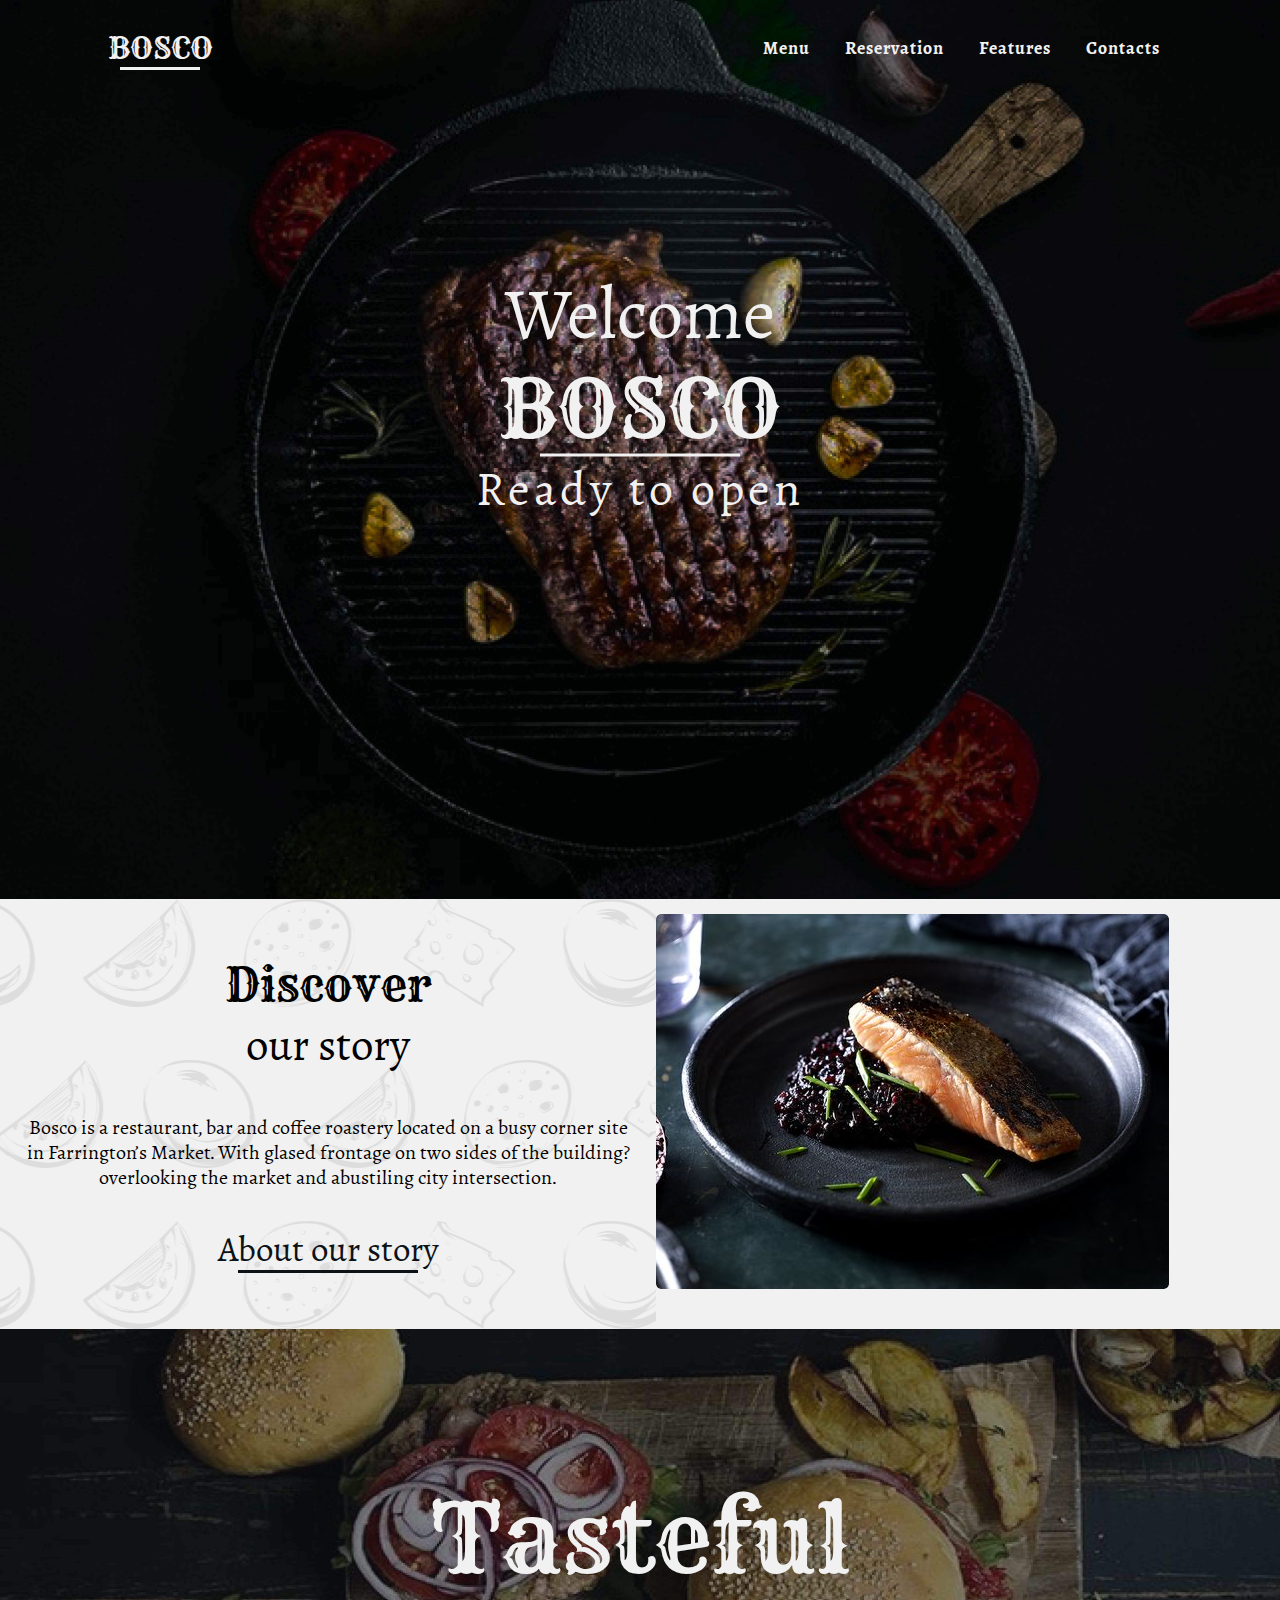
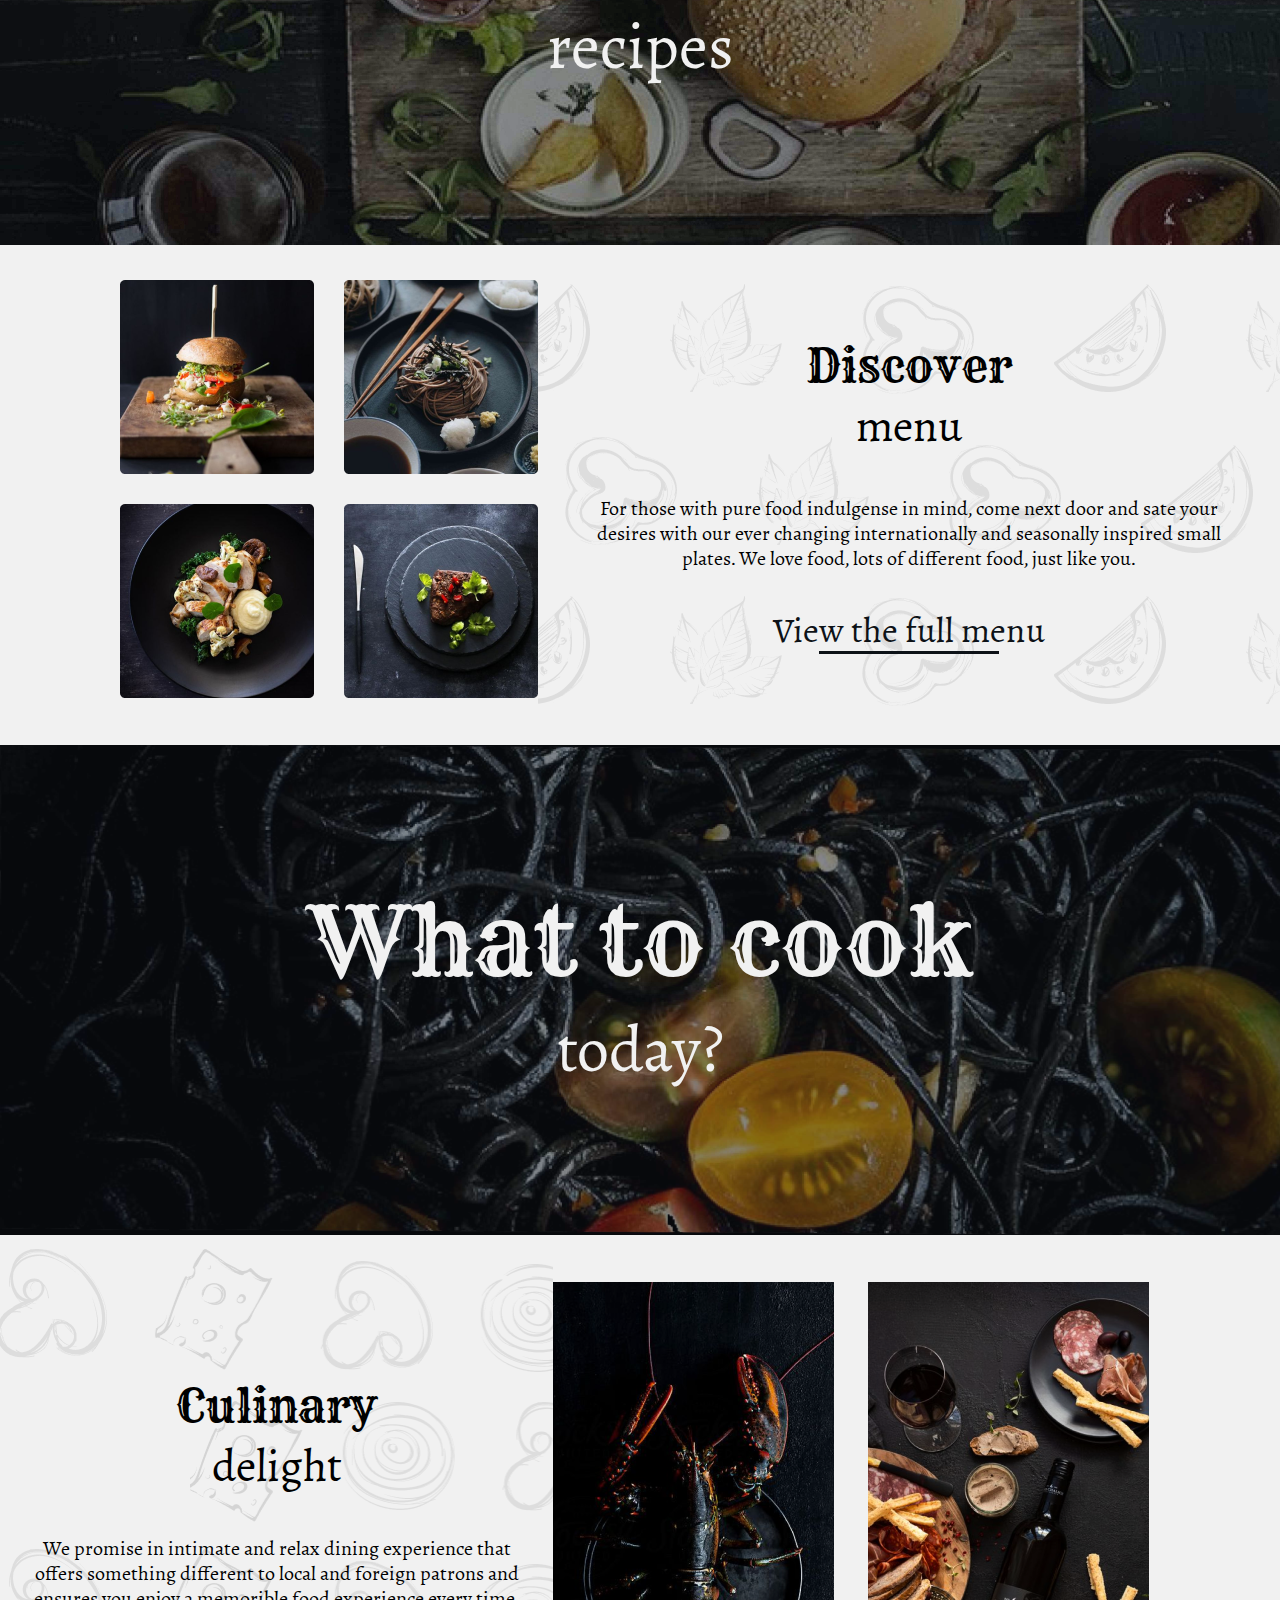
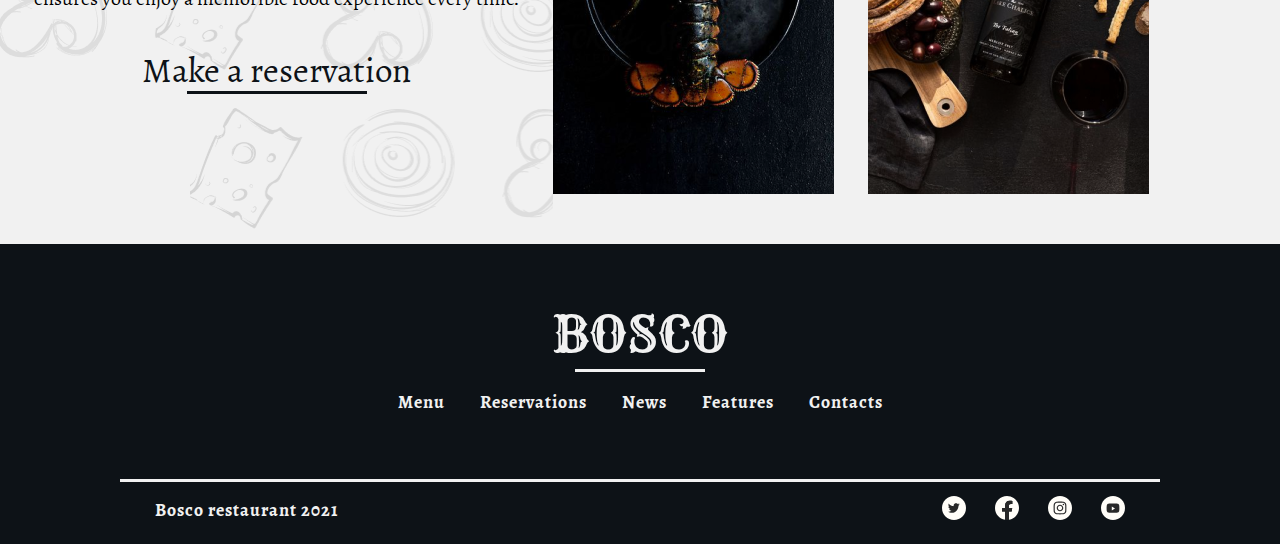
<file: index.html>
<!DOCTYPE html>
<html lang="en">

<head>
    <meta charset="UTF-8">
    <meta http-equiv="X-UA-Compatible" content="IE=edge">
    <meta name="viewport" content="width=device-width, initial-scale=1.0">
    <title>BOSCO</title>
    <link rel="shortcut icon" type="image/png" href="icons/bosco.png" />
    <link rel="stylesheet" href="css/reset.css" />
    <link rel="stylesheet" href="css/style.css" />
    <link rel="stylesheet" href="css/main_page.css" />
    <link rel="stylesheet" href="css/footer.css" />
    <link rel="stylesheet" href="css/burger.css" />
</head>

<body>

    <header class="header_main universal_background">
        <div class="container_nav">
            <div class="container_name">
                <a href="index.html" class="name">BOSCO</a>
            </div>
            <nav class="wrapper_nav">
                <input id="nav_toggle" type="checkbox" />
                <label class="nav_button" for="nav_toggle">
                    <span></span>
                </label>
                <ul class="nav">
                    <li><a href="menu.html" class="nav_items">Menu</a></li>
                    <li><a href="reservation.html" class="nav_items">Reservation</a></li>
                    <li><a href="features.html" class="nav_items">Features</a></li>
                    <li><a href="contacts.html" class="nav_items">Contacts</a></li>
                </ul>
            </nav>
        </div>
        <div class="container_welcome">
            <h1 class="welcome_name">Welcome</h1>
            <h1 class="main_name">BOSCO</h1>
            <h1 class="ready_name">Ready to open</h1>
        </div>
    </header>

    <main>
        <section class="container_story">
            <div class="wrapper_story">
                <h2 class="disc_name">Discover</h2>
                <p class="article_name">our story</p>
                <p class="desc_name">
                    Bosco is a restaurant, bar and coffee roastery located on a busy corner site
                    in Farrington’s Market. With glased frontage on two sides of the building?
                    overlooking the market and abustiling city intersection.
                </p>
                <div class="link_underline"><a href="features.html" class="view_name">About our story</a></div>
            </div>
            <div class="fish_img">
                <img src="images/fish.png" alt="fish" class="fish" />
            </div>
        </section>

        <section class="container_recipes_cook universal_background">
            <div class="wrapper_heading">
                <h1 class="title_name">Tasteful</h1>
                <p class="mini_title_name">recipes</p>
            </div>
        </section>

        <section class="container_menu">
            <div class="menu_imgs">
                <img src="/images/hamburger.png" alt="hamburger" class="food_items" />
                <img src="/images/pasta.png" alt="pasta" class="food_items" />
                <img src="/images/meat.png" alt="meat" class="food_items" />
                <img src="/images/steak.png" alt="steak" class="food_items" />
            </div>
            <div class="wrapper_menu">
                <h2 class="disc_name">Discover</h2>
                <p class="article_name">menu</p>
                <p class="desc_name">
                    For those with pure food indulgense in mind, come next door and sate
                    your desires with our ever changing internationally and seasonally
                    inspired small plates. We love food, lots of different food, just like you.
                </p>
                <div class="link_underline"><a href="menu.html" class="view_name">View the full menu</a></div>
            </div>
        </section>

        <section class="container_cook container_recipes_cook universal_background">
            <div class="wrapper_heading">
                <h1 class="title_name">What to cook</h1>
                <p class="mini_title_name">today?</p>
            </div>
        </section>

        <section class="container_reservation">
            <div class="reservation">
                <h2 class="disc_name">Culinary</h2>
                <p class="article_name">delight</p>
                <p class="desc_name">
                    We promise in intimate and relax dining experience that offers something
                    different to local and foreign patrons and ensures you enjoy a memorible
                    food experience every time.
                </p>
                <div class="link_underline"><a href="reservation.html" class="view_name">Make a reservation</a></div>
            </div>
            <div class="reservation_img">
                <img src="/images/cancer.png" alt="cancer" class="res_img" />
                <img src="/images/wine.png" alt="wine" class="res_img" />
            </div>
        </section>
    </main>

    <footer class="footer">
        <div class="container_name">
            <h2 class="footer_name">BOSCO</h2>
        </div>
        <nav class="navigation">
            <a href="menu.html" class="nav_items">Menu</a>
            <a href="reservation.html" class="nav_items">Reservations</a>
            <a href="index.html" class="nav_items">News</a>
            <a href="features.html" class="nav_items">Features</a>
            <a href="contacts.html" class="nav_items">Contacts</a>
        </nav>
        <span class="footer_border"></span>
        <div class="container_icons">
            <div class="footer_caption">
                <a href="index.html">Bosco restaurant 2021</a>
            </div>
            <div class="footer_icons">
                <a href="https://twitter.com/" target="_blank"><svg width="24" height="24" viewBox="0 0 24 24"
                        fill="none" xmlns="http://www.w3.org/2000/svg" class="icons_hover">
                        <path fill-rule="evenodd" clip-rule="evenodd"
                            d="M0 12C0 5.37258 5.37258 0 12 0C18.6274 0 24 5.37258 24 12C24 18.6274 18.6274 24 12 24C5.37258 24 0 18.6274 0 12Z"
                            fill="#FFFDF8" />
                        <path fill-rule="evenodd" clip-rule="evenodd"
                            d="M11.6406 9.75395L11.6658 10.1692L11.2461 10.1183C9.71843 9.92343 8.38383 9.26245 7.25067 8.15236L6.69668 7.60154L6.55399 8.0083C6.25181 8.91502 6.44487 9.87258 7.0744 10.5166C7.41015 10.8725 7.33461 10.9234 6.75544 10.7115C6.55399 10.6437 6.37772 10.5929 6.36093 10.6183C6.30218 10.6776 6.50363 11.4488 6.66311 11.7538C6.88134 12.1775 7.32621 12.5927 7.81305 12.8385L8.22434 13.0334L7.73751 13.0419C7.26746 13.0419 7.25067 13.0503 7.30103 13.2283C7.46891 13.7791 8.13201 14.3638 8.87066 14.618L9.39108 14.796L8.93781 15.0672C8.26631 15.457 7.4773 15.6773 6.68829 15.6942C6.31057 15.7027 6 15.7366 6 15.762C6 15.8468 7.02404 16.3213 7.61999 16.5077C9.40786 17.0586 11.5315 16.8213 13.1263 15.8807C14.2595 15.2112 15.3926 13.8808 15.9214 12.5927C16.2068 11.9063 16.4922 10.6522 16.4922 10.0505C16.4922 9.66073 16.5174 9.60989 16.9874 9.14382C17.2644 8.87265 17.5246 8.57606 17.575 8.49132C17.6589 8.33031 17.6505 8.33031 17.2224 8.47437C16.509 8.72859 16.4083 8.69469 16.7608 8.31336C17.021 8.04219 17.3316 7.5507 17.3316 7.40664C17.3316 7.38122 17.2057 7.42359 17.063 7.49986C16.9119 7.5846 16.5761 7.71171 16.3243 7.78797L15.8711 7.93203L15.4598 7.65239C15.2331 7.49986 14.9142 7.33038 14.7463 7.27953C14.3182 7.16089 13.6635 7.17784 13.2774 7.31343C12.2282 7.69476 11.5651 8.67774 11.6406 9.75395Z"
                            fill="#282828" />
                    </svg></a>
                <a href="https://www.facebook.com/" target="_blank"><svg width="24" height="24" viewBox="0 0 24 24"
                        fill="none" xmlns="http://www.w3.org/2000/svg" class="icons_hover">
                        <path
                            d="M24 12C24 5.37188 18.6281 0 12 0C5.37188 0 0 5.37188 0 12C0 17.9906 4.3875 22.9547 10.125 23.8547V15.4688H7.07812V12H10.125V9.35625C10.125 6.34922 11.9156 4.6875 14.6578 4.6875C15.9703 4.6875 17.3438 4.92188 17.3438 4.92188V7.875H15.8297C14.3391 7.875 13.875 8.80078 13.875 9.75V12H17.2031L16.6711 15.4688H13.875V23.8547C19.6125 22.9547 24 17.9906 24 12Z"
                            fill="#FFFDF8" />
                        <path
                            d="M16.6711 15.4688L17.2031 12H13.875V9.75C13.875 8.80078 14.3391 7.875 15.8297 7.875H17.3438V4.92188C17.3438 4.92188 15.9703 4.6875 14.6578 4.6875C11.9156 4.6875 10.125 6.34922 10.125 9.35625V12H7.07812V15.4688H10.125V23.8547C10.7367 23.9508 11.3625 24 12 24C12.6375 24 13.2633 23.9508 13.875 23.8547V15.4688H16.6711Z"
                            fill="#282828" />
                    </svg></a>
                <a href="https://www.instagram.com/" target="_blank"><svg width="24" height="24" viewBox="0 0 24 24"
                        fill="none" xmlns="http://www.w3.org/2000/svg" class="icons_hover">
                        <path fill-rule="evenodd" clip-rule="evenodd"
                            d="M0 12C0 5.37258 5.37258 0 12 0C18.6274 0 24 5.37258 24 12C24 18.6274 18.6274 24 12 24C5.37258 24 0 18.6274 0 12Z"
                            fill="#FFFDF8" />
                        <path fill-rule="evenodd" clip-rule="evenodd"
                            d="M12.0007 5.59961C10.2625 5.59961 10.0444 5.60721 9.36174 5.63828C8.6804 5.66948 8.21533 5.77734 7.80839 5.93561C7.38745 6.09908 7.03038 6.31775 6.67464 6.67362C6.31864 7.02936 6.09997 7.38643 5.93597 7.80723C5.7773 8.2143 5.6693 8.67951 5.63863 9.36058C5.6081 10.0433 5.6001 10.2615 5.6001 11.9997C5.6001 13.7378 5.60783 13.9553 5.63876 14.638C5.6701 15.3193 5.77797 15.7844 5.9361 16.1913C6.0997 16.6123 6.31837 16.9693 6.67424 17.3251C7.02985 17.6811 7.38692 17.9003 7.80759 18.0637C8.21479 18.222 8.68 18.3299 9.3612 18.3611C10.0439 18.3921 10.2619 18.3997 11.9999 18.3997C13.7382 18.3997 13.9557 18.3921 14.6383 18.3611C15.3197 18.3299 15.7853 18.222 16.1925 18.0637C16.6133 17.9003 16.9698 17.6811 17.3254 17.3251C17.6814 16.9693 17.9001 16.6123 18.0641 16.1915C18.2214 15.7844 18.3294 15.3192 18.3614 14.6381C18.3921 13.9554 18.4001 13.7378 18.4001 11.9997C18.4001 10.2615 18.3921 10.0434 18.3614 9.36071C18.3294 8.67937 18.2214 8.2143 18.0641 7.80737C17.9001 7.38643 17.6814 7.02936 17.3254 6.67362C16.9694 6.31762 16.6134 6.09895 16.1921 5.93561C15.7841 5.77734 15.3187 5.66948 14.6374 5.63828C13.9547 5.60721 13.7374 5.59961 11.9987 5.59961H12.0007ZM11.4265 6.75294C11.5969 6.75267 11.7871 6.75294 12.0007 6.75294C13.7095 6.75294 13.912 6.75907 14.5868 6.78974C15.2108 6.81827 15.5495 6.92254 15.7751 7.01014C16.0738 7.12614 16.2867 7.26481 16.5106 7.48881C16.7346 7.71281 16.8733 7.92615 16.9895 8.22482C17.0771 8.45015 17.1815 8.78882 17.2099 9.41283C17.2406 10.0875 17.2473 10.2902 17.2473 11.9982C17.2473 13.7062 17.2406 13.9089 17.2099 14.5836C17.1814 15.2076 17.0771 15.5462 16.9895 15.7716C16.8735 16.0702 16.7346 16.2829 16.5106 16.5068C16.2866 16.7308 16.0739 16.8694 15.7751 16.9854C15.5498 17.0734 15.2108 17.1774 14.5868 17.206C13.9122 17.2366 13.7095 17.2433 12.0007 17.2433C10.2917 17.2433 10.0892 17.2366 9.41451 17.206C8.7905 17.1772 8.45183 17.0729 8.2261 16.9853C7.92743 16.8693 7.71409 16.7306 7.49009 16.5066C7.26609 16.2826 7.12742 16.0698 7.01115 15.771C6.92355 15.5457 6.81915 15.207 6.79075 14.583C6.76008 13.9083 6.75395 13.7057 6.75395 11.9966C6.75395 10.2875 6.76008 10.0859 6.79075 9.41123C6.81928 8.78722 6.92355 8.44855 7.01115 8.22295C7.12715 7.92428 7.26609 7.71095 7.49009 7.48694C7.71409 7.26294 7.92743 7.12427 8.2261 7.00801C8.4517 6.92001 8.7905 6.816 9.41451 6.78734C10.0049 6.76067 10.2337 6.75267 11.4265 6.75134V6.75294ZM15.417 7.81562C14.993 7.81562 14.649 8.15922 14.649 8.58336C14.649 9.00736 14.993 9.35137 15.417 9.35137C15.841 9.35137 16.185 9.00736 16.185 8.58336C16.185 8.15935 15.841 7.81562 15.417 7.81562ZM12.0007 8.71296C10.1856 8.71296 8.71401 10.1846 8.71401 11.9997C8.71401 13.8147 10.1856 15.2857 12.0007 15.2857C13.8158 15.2857 15.2869 13.8147 15.2869 11.9997C15.2869 10.1846 13.8158 8.71296 12.0007 8.71296ZM12.0007 9.8663C13.1788 9.8663 14.134 10.8214 14.134 11.9997C14.134 13.1778 13.1788 14.133 12.0007 14.133C10.8224 14.133 9.86733 13.1778 9.86733 11.9997C9.86733 10.8214 10.8224 9.8663 12.0007 9.8663Z"
                            fill="#282828" />
                    </svg></a>
                <a href="https://www.youtube.com/" target="_blank"><svg width="24" height="24" viewBox="0 0 24 24"
                        fill="none" xmlns="http://www.w3.org/2000/svg" class="icons_hover">
                        <path fill-rule="evenodd" clip-rule="evenodd"
                            d="M0 12C0 5.37258 5.37258 0 12 0C18.6274 0 24 5.37258 24 12C24 18.6274 18.6274 24 12 24C5.37258 24 0 18.6274 0 12Z"
                            fill="#FFFDF8" />
                        <path fill-rule="evenodd" clip-rule="evenodd"
                            d="M17.0009 7.87427C17.5517 8.02541 17.9854 8.47072 18.1326 9.03622C18.4001 10.0611 18.4001 12.1996 18.4001 12.1996C18.4001 12.1996 18.4001 14.338 18.1326 15.363C17.9854 15.9285 17.5517 16.3738 17.0009 16.525C16.0028 16.7996 12.0001 16.7996 12.0001 16.7996C12.0001 16.7996 7.99741 16.7996 6.99923 16.525C6.44846 16.3738 6.01472 15.9285 5.86752 15.363C5.6001 14.338 5.6001 12.1996 5.6001 12.1996C5.6001 12.1996 5.6001 10.0611 5.86752 9.03622C6.01472 8.47072 6.44846 8.02541 6.99923 7.87427C7.99741 7.59961 12.0001 7.59961 12.0001 7.59961C12.0001 7.59961 16.0028 7.59961 17.0009 7.87427ZM10.8001 10.3996V14.3996L14.0001 12.3996L10.8001 10.3996Z"
                            fill="#282828" />
                    </svg></a>
            </div>
        </div>
    </footer>
</body>

</html>
</file>
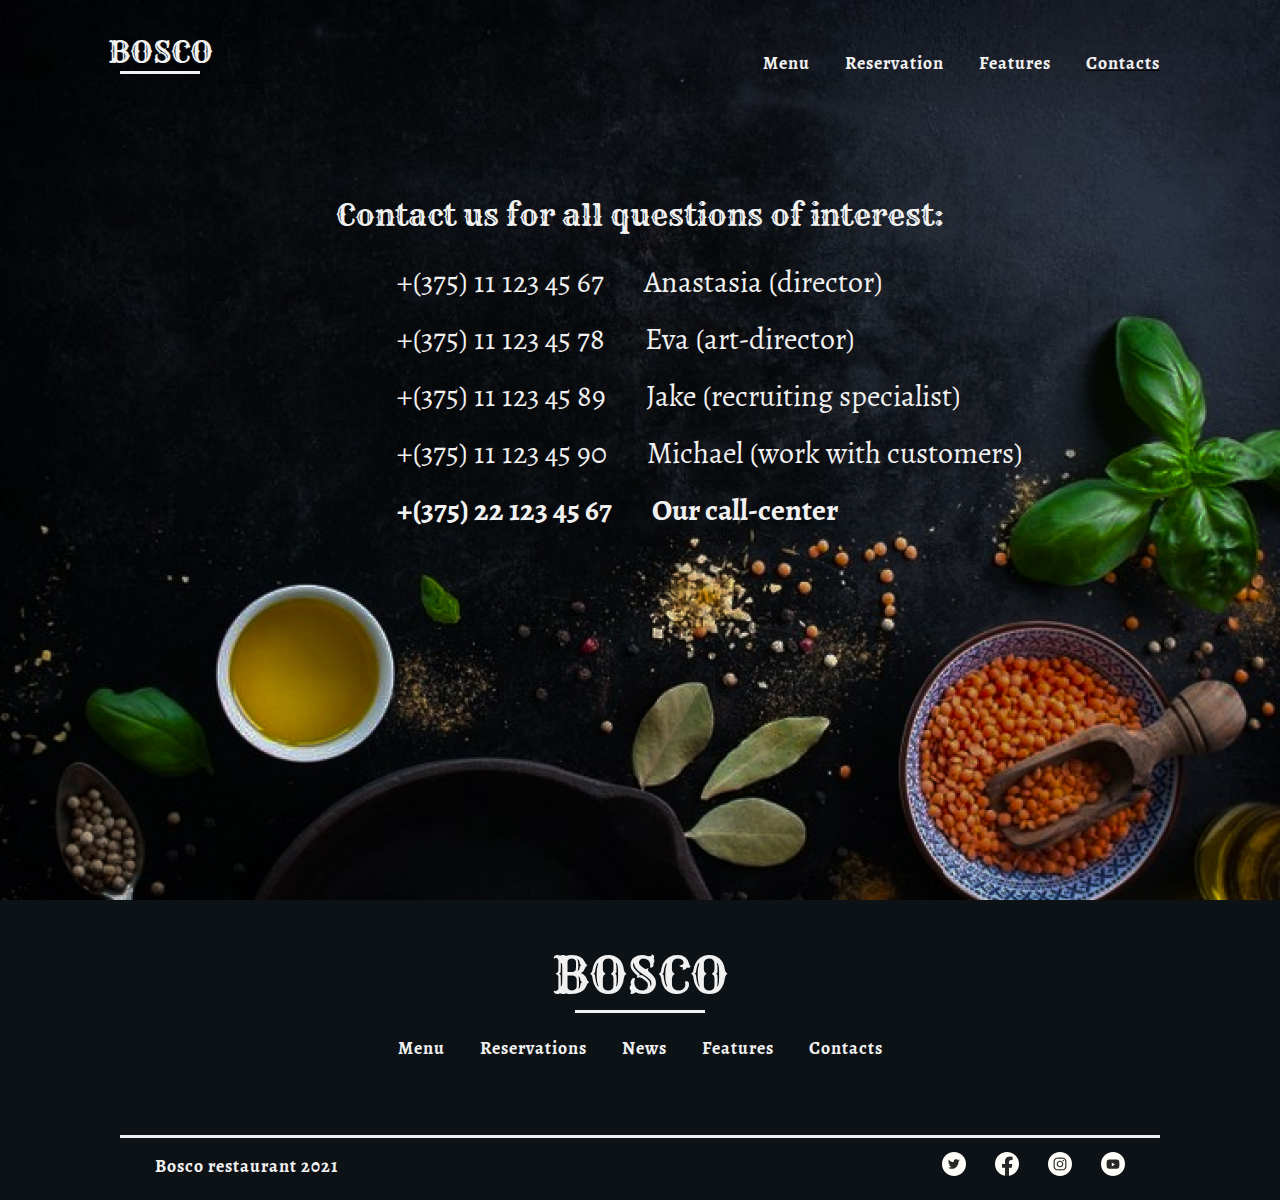
<file: contacts.html>
<!DOCTYPE html>
<html lang="en">

<head>
    <meta charset="UTF-8">
    <meta http-equiv="X-UA-Compatible" content="IE=edge">
    <meta name="viewport" content="width=device-width, initial-scale=1.0">
    <title>BOSCO contacts</title>
    <link rel="shortcut icon" type="image/png" href="icons/bosco.png" />
    <link rel="stylesheet" href="css/reset.css" />
    <link rel="stylesheet" href="css/style.css" />
    <link rel="stylesheet" href="css/footer.css" />
    <link rel="stylesheet" href="css/contacts.css" />
    <link rel="stylesheet" href="css/burger.css" />
</head>

<body>
    <header class="header">
        <div class="container_nav">
            <div class="container_name">
                <a href="index.html" class="name">BOSCO</a>
            </div>
            <nav class="wrapper_nav">
                <input id="nav_toggle" type="checkbox" />
                <label class="nav_button" for="nav_toggle">
                    <span></span>
                </label>
                <ul class="nav">
                    <li><a href="menu.html" class="nav_items">Menu</a></li>
                    <li><a href="reservation.html" class="nav_items">Reservation</a></li>
                    <li><a href="features.html" class="nav_items">Features</a></li>
                    <li><a href="contacts.html" class="nav_items">Contacts</a></li>
                </ul>
            </nav>
        </div>
        <div class="container_contacts">
            <h1 class="heading_name">Contact us for all questions of interest:</h1>
            <div class="wrapper_contacts">
                <ul class="contacts_tel">
                    <li><span class="number">+(375) 11 123 45 67</span><span class="contact">Anastasia (director)</span>
                    </li>
                    <li><span class="number">+(375) 11 123 45 78</span><span class="contact">Eva (art-director)</span>
                    </li>
                    <li><span class="number">+(375) 11 123 45 89</span><span class="contact">Jake (recruiting
                            specialist)</span>
                    </li>
                    <li><span class="number">+(375) 11 123 45 90</span><span class="contact">Michael (work with
                            customers)</span></li>
                    <li><span class="number">+(375) 22 123 45 67</span><span class="contact">Our call-center</span></li>
                </ul>
            </div>
        </div>
        </div>
    </header>

    <footer class="footer">
        <div class="container_name">
            <h2 class="footer_name">BOSCO</h2>
        </div>
        <nav class="navigation">
            <a href="menu.html" class="nav_items">Menu</a>
            <a href="reservation.html" class="nav_items">Reservations</a>
            <a href="index.html" class="nav_items">News</a>
            <a href="features.html" class="nav_items">Features</a>
            <a href="contacts.html" class="nav_items">Contacts</a>
        </nav>
        <span class="footer_border"></span>
        <div class="container_icons">
            <div class="footer_caption">
                <a href="index.html">Bosco restaurant 2021</a>
            </div>
            <div class="footer_icons">
                <a href="https://twitter.com/" target="_blank"><svg width="24" height="24" viewBox="0 0 24 24"
                        fill="none" xmlns="http://www.w3.org/2000/svg" class="icons_hover">
                        <path fill-rule="evenodd" clip-rule="evenodd"
                            d="M0 12C0 5.37258 5.37258 0 12 0C18.6274 0 24 5.37258 24 12C24 18.6274 18.6274 24 12 24C5.37258 24 0 18.6274 0 12Z"
                            fill="#FFFDF8" />
                        <path fill-rule="evenodd" clip-rule="evenodd"
                            d="M11.6406 9.75395L11.6658 10.1692L11.2461 10.1183C9.71843 9.92343 8.38383 9.26245 7.25067 8.15236L6.69668 7.60154L6.55399 8.0083C6.25181 8.91502 6.44487 9.87258 7.0744 10.5166C7.41015 10.8725 7.33461 10.9234 6.75544 10.7115C6.55399 10.6437 6.37772 10.5929 6.36093 10.6183C6.30218 10.6776 6.50363 11.4488 6.66311 11.7538C6.88134 12.1775 7.32621 12.5927 7.81305 12.8385L8.22434 13.0334L7.73751 13.0419C7.26746 13.0419 7.25067 13.0503 7.30103 13.2283C7.46891 13.7791 8.13201 14.3638 8.87066 14.618L9.39108 14.796L8.93781 15.0672C8.26631 15.457 7.4773 15.6773 6.68829 15.6942C6.31057 15.7027 6 15.7366 6 15.762C6 15.8468 7.02404 16.3213 7.61999 16.5077C9.40786 17.0586 11.5315 16.8213 13.1263 15.8807C14.2595 15.2112 15.3926 13.8808 15.9214 12.5927C16.2068 11.9063 16.4922 10.6522 16.4922 10.0505C16.4922 9.66073 16.5174 9.60989 16.9874 9.14382C17.2644 8.87265 17.5246 8.57606 17.575 8.49132C17.6589 8.33031 17.6505 8.33031 17.2224 8.47437C16.509 8.72859 16.4083 8.69469 16.7608 8.31336C17.021 8.04219 17.3316 7.5507 17.3316 7.40664C17.3316 7.38122 17.2057 7.42359 17.063 7.49986C16.9119 7.5846 16.5761 7.71171 16.3243 7.78797L15.8711 7.93203L15.4598 7.65239C15.2331 7.49986 14.9142 7.33038 14.7463 7.27953C14.3182 7.16089 13.6635 7.17784 13.2774 7.31343C12.2282 7.69476 11.5651 8.67774 11.6406 9.75395Z"
                            fill="#282828" />
                    </svg></a>
                <a href="https://www.facebook.com/" target="_blank"><svg width="24" height="24" viewBox="0 0 24 24"
                        fill="none" xmlns="http://www.w3.org/2000/svg" class="icons_hover">
                        <path
                            d="M24 12C24 5.37188 18.6281 0 12 0C5.37188 0 0 5.37188 0 12C0 17.9906 4.3875 22.9547 10.125 23.8547V15.4688H7.07812V12H10.125V9.35625C10.125 6.34922 11.9156 4.6875 14.6578 4.6875C15.9703 4.6875 17.3438 4.92188 17.3438 4.92188V7.875H15.8297C14.3391 7.875 13.875 8.80078 13.875 9.75V12H17.2031L16.6711 15.4688H13.875V23.8547C19.6125 22.9547 24 17.9906 24 12Z"
                            fill="#FFFDF8" />
                        <path
                            d="M16.6711 15.4688L17.2031 12H13.875V9.75C13.875 8.80078 14.3391 7.875 15.8297 7.875H17.3438V4.92188C17.3438 4.92188 15.9703 4.6875 14.6578 4.6875C11.9156 4.6875 10.125 6.34922 10.125 9.35625V12H7.07812V15.4688H10.125V23.8547C10.7367 23.9508 11.3625 24 12 24C12.6375 24 13.2633 23.9508 13.875 23.8547V15.4688H16.6711Z"
                            fill="#282828" />
                    </svg></a>
                <a href="https://www.instagram.com/" target="_blank"><svg width="24" height="24" viewBox="0 0 24 24"
                        fill="none" xmlns="http://www.w3.org/2000/svg" class="icons_hover">
                        <path fill-rule="evenodd" clip-rule="evenodd"
                            d="M0 12C0 5.37258 5.37258 0 12 0C18.6274 0 24 5.37258 24 12C24 18.6274 18.6274 24 12 24C5.37258 24 0 18.6274 0 12Z"
                            fill="#FFFDF8" />
                        <path fill-rule="evenodd" clip-rule="evenodd"
                            d="M12.0007 5.59961C10.2625 5.59961 10.0444 5.60721 9.36174 5.63828C8.6804 5.66948 8.21533 5.77734 7.80839 5.93561C7.38745 6.09908 7.03038 6.31775 6.67464 6.67362C6.31864 7.02936 6.09997 7.38643 5.93597 7.80723C5.7773 8.2143 5.6693 8.67951 5.63863 9.36058C5.6081 10.0433 5.6001 10.2615 5.6001 11.9997C5.6001 13.7378 5.60783 13.9553 5.63876 14.638C5.6701 15.3193 5.77797 15.7844 5.9361 16.1913C6.0997 16.6123 6.31837 16.9693 6.67424 17.3251C7.02985 17.6811 7.38692 17.9003 7.80759 18.0637C8.21479 18.222 8.68 18.3299 9.3612 18.3611C10.0439 18.3921 10.2619 18.3997 11.9999 18.3997C13.7382 18.3997 13.9557 18.3921 14.6383 18.3611C15.3197 18.3299 15.7853 18.222 16.1925 18.0637C16.6133 17.9003 16.9698 17.6811 17.3254 17.3251C17.6814 16.9693 17.9001 16.6123 18.0641 16.1915C18.2214 15.7844 18.3294 15.3192 18.3614 14.6381C18.3921 13.9554 18.4001 13.7378 18.4001 11.9997C18.4001 10.2615 18.3921 10.0434 18.3614 9.36071C18.3294 8.67937 18.2214 8.2143 18.0641 7.80737C17.9001 7.38643 17.6814 7.02936 17.3254 6.67362C16.9694 6.31762 16.6134 6.09895 16.1921 5.93561C15.7841 5.77734 15.3187 5.66948 14.6374 5.63828C13.9547 5.60721 13.7374 5.59961 11.9987 5.59961H12.0007ZM11.4265 6.75294C11.5969 6.75267 11.7871 6.75294 12.0007 6.75294C13.7095 6.75294 13.912 6.75907 14.5868 6.78974C15.2108 6.81827 15.5495 6.92254 15.7751 7.01014C16.0738 7.12614 16.2867 7.26481 16.5106 7.48881C16.7346 7.71281 16.8733 7.92615 16.9895 8.22482C17.0771 8.45015 17.1815 8.78882 17.2099 9.41283C17.2406 10.0875 17.2473 10.2902 17.2473 11.9982C17.2473 13.7062 17.2406 13.9089 17.2099 14.5836C17.1814 15.2076 17.0771 15.5462 16.9895 15.7716C16.8735 16.0702 16.7346 16.2829 16.5106 16.5068C16.2866 16.7308 16.0739 16.8694 15.7751 16.9854C15.5498 17.0734 15.2108 17.1774 14.5868 17.206C13.9122 17.2366 13.7095 17.2433 12.0007 17.2433C10.2917 17.2433 10.0892 17.2366 9.41451 17.206C8.7905 17.1772 8.45183 17.0729 8.2261 16.9853C7.92743 16.8693 7.71409 16.7306 7.49009 16.5066C7.26609 16.2826 7.12742 16.0698 7.01115 15.771C6.92355 15.5457 6.81915 15.207 6.79075 14.583C6.76008 13.9083 6.75395 13.7057 6.75395 11.9966C6.75395 10.2875 6.76008 10.0859 6.79075 9.41123C6.81928 8.78722 6.92355 8.44855 7.01115 8.22295C7.12715 7.92428 7.26609 7.71095 7.49009 7.48694C7.71409 7.26294 7.92743 7.12427 8.2261 7.00801C8.4517 6.92001 8.7905 6.816 9.41451 6.78734C10.0049 6.76067 10.2337 6.75267 11.4265 6.75134V6.75294ZM15.417 7.81562C14.993 7.81562 14.649 8.15922 14.649 8.58336C14.649 9.00736 14.993 9.35137 15.417 9.35137C15.841 9.35137 16.185 9.00736 16.185 8.58336C16.185 8.15935 15.841 7.81562 15.417 7.81562ZM12.0007 8.71296C10.1856 8.71296 8.71401 10.1846 8.71401 11.9997C8.71401 13.8147 10.1856 15.2857 12.0007 15.2857C13.8158 15.2857 15.2869 13.8147 15.2869 11.9997C15.2869 10.1846 13.8158 8.71296 12.0007 8.71296ZM12.0007 9.8663C13.1788 9.8663 14.134 10.8214 14.134 11.9997C14.134 13.1778 13.1788 14.133 12.0007 14.133C10.8224 14.133 9.86733 13.1778 9.86733 11.9997C9.86733 10.8214 10.8224 9.8663 12.0007 9.8663Z"
                            fill="#282828" />
                    </svg></a>
                <a href="https://www.youtube.com/" target="_blank"><svg width="24" height="24" viewBox="0 0 24 24"
                        fill="none" xmlns="http://www.w3.org/2000/svg" class="icons_hover">
                        <path fill-rule="evenodd" clip-rule="evenodd"
                            d="M0 12C0 5.37258 5.37258 0 12 0C18.6274 0 24 5.37258 24 12C24 18.6274 18.6274 24 12 24C5.37258 24 0 18.6274 0 12Z"
                            fill="#FFFDF8" />
                        <path fill-rule="evenodd" clip-rule="evenodd"
                            d="M17.0009 7.87427C17.5517 8.02541 17.9854 8.47072 18.1326 9.03622C18.4001 10.0611 18.4001 12.1996 18.4001 12.1996C18.4001 12.1996 18.4001 14.338 18.1326 15.363C17.9854 15.9285 17.5517 16.3738 17.0009 16.525C16.0028 16.7996 12.0001 16.7996 12.0001 16.7996C12.0001 16.7996 7.99741 16.7996 6.99923 16.525C6.44846 16.3738 6.01472 15.9285 5.86752 15.363C5.6001 14.338 5.6001 12.1996 5.6001 12.1996C5.6001 12.1996 5.6001 10.0611 5.86752 9.03622C6.01472 8.47072 6.44846 8.02541 6.99923 7.87427C7.99741 7.59961 12.0001 7.59961 12.0001 7.59961C12.0001 7.59961 16.0028 7.59961 17.0009 7.87427ZM10.8001 10.3996V14.3996L14.0001 12.3996L10.8001 10.3996Z"
                            fill="#282828" />
                    </svg></a>
            </div>
        </div>
    </footer>
</body>

</html>
</file>
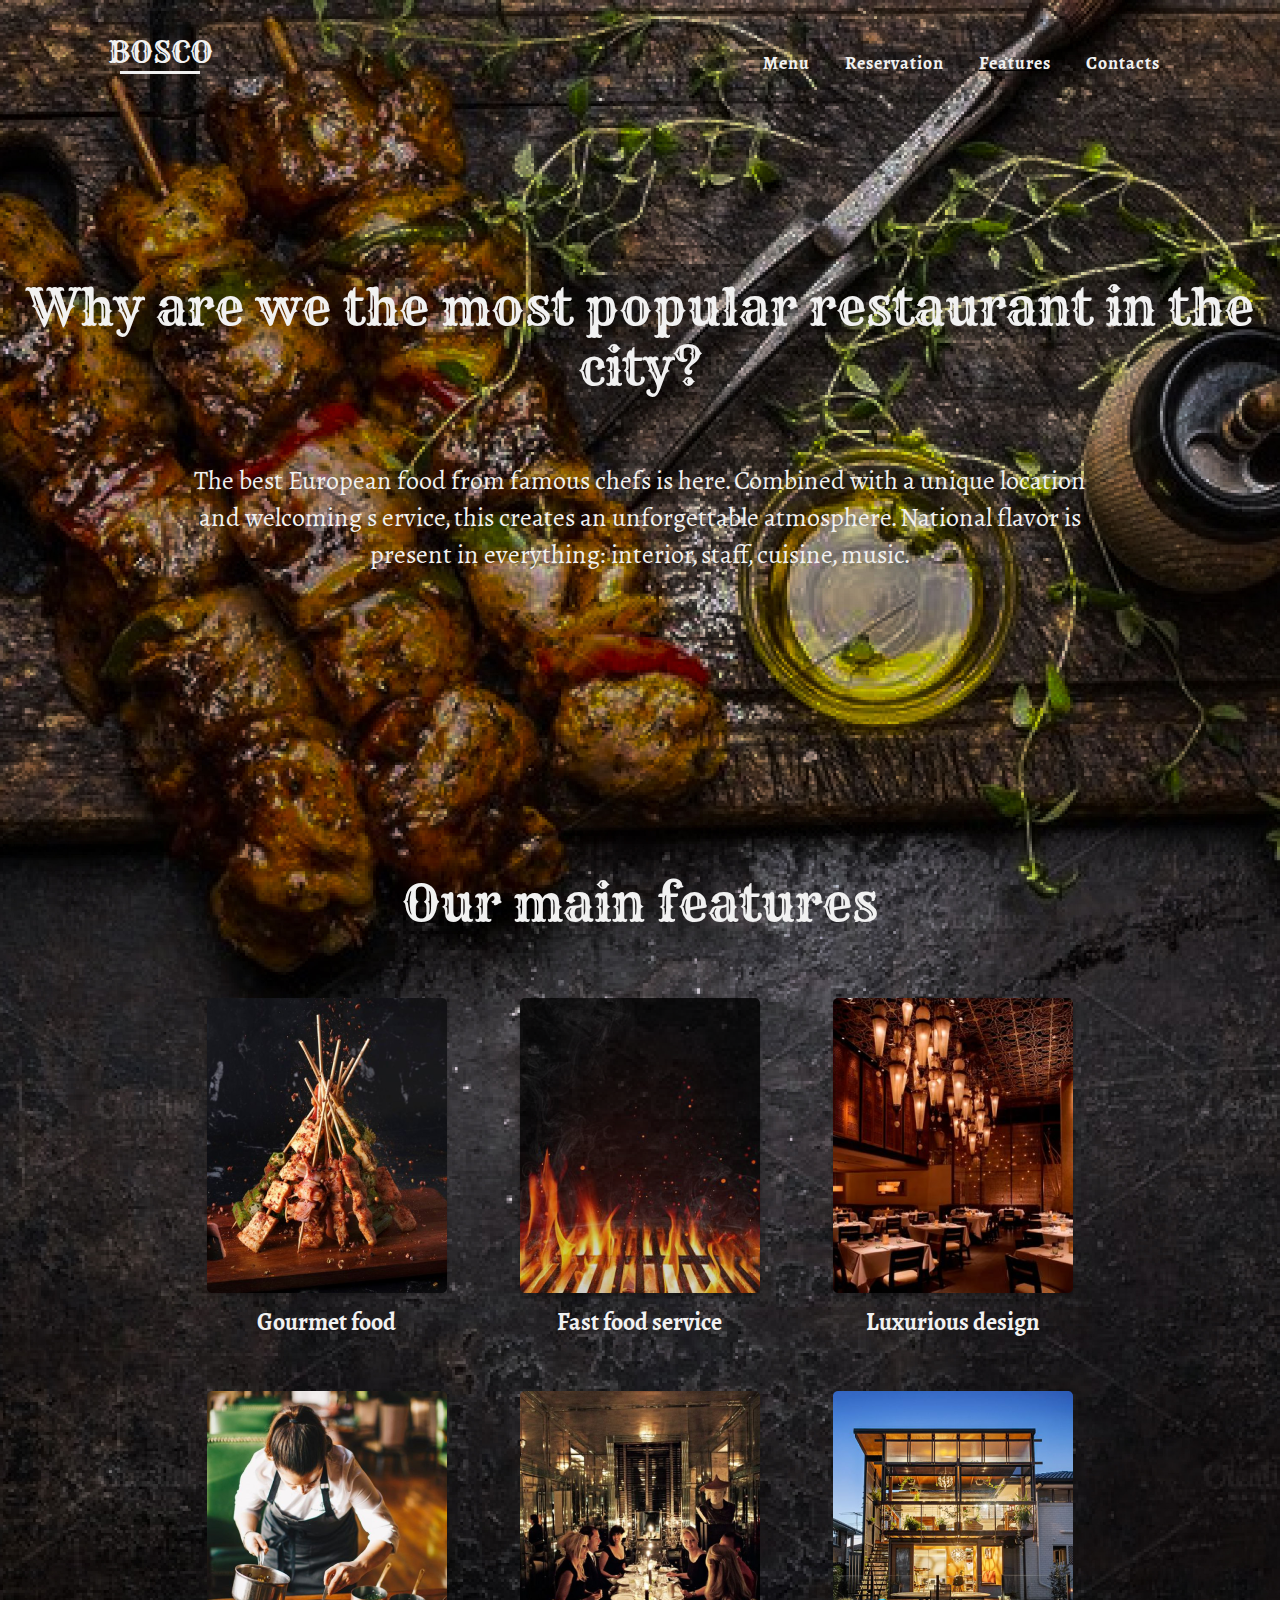
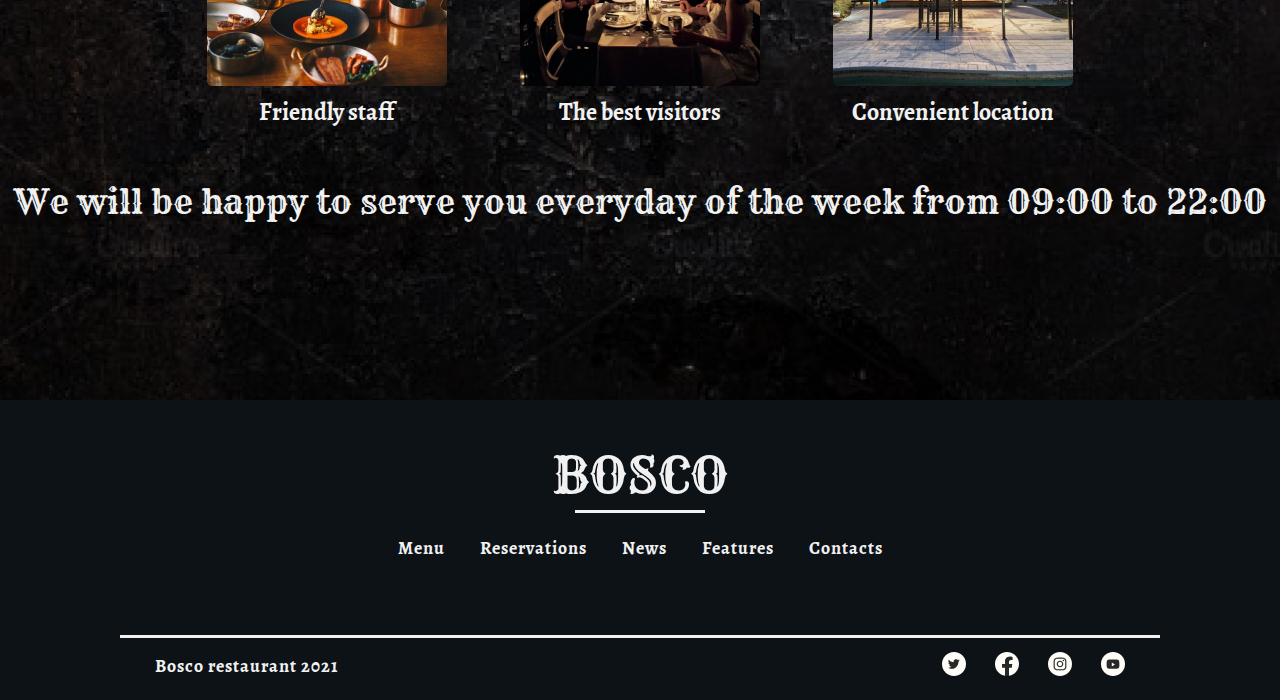
<file: features.html>
<!DOCTYPE html>
<html lang="en">

<head>
    <meta charset="UTF-8">
    <meta http-equiv="X-UA-Compatible" content="IE=edge">
    <meta name="viewport" content="width=device-width, initial-scale=1.0">
    <title>BOSCO Features</title>
    <link rel="shortcut icon" type="image/png" href="icons/bosco.png" />
    <link rel="stylesheet" href="css/reset.css" />
    <link rel="stylesheet" href="css/style.css" />
    <link rel="stylesheet" href="css/features.css" />
    <link rel="stylesheet" href="css/footer.css" />
    <link rel="stylesheet" href="css/burger.css" />
</head>

<body>
    <header class="header">
        <div class="container_nav">
            <div class="container_name">
                <a href="index.html" class="name">BOSCO</a>
            </div>
            <nav class="wrapper_nav">
                <input id="nav_toggle" type="checkbox" />
                <label class="nav_button" for="nav_toggle">
                    <span></span>
                </label>
                <ul class="nav">
                    <li><a href="menu.html" class="nav_items">Menu</a></li>
                    <li><a href="reservation.html" class="nav_items">Reservation</a></li>
                    <li><a href="features.html" class="nav_items">Features</a></li>
                    <li><a href="contacts.html" class="nav_items">Contacts</a></li>
                </ul>
            </nav>
        </div>

        <div class="container_heading">
            <h1 class="heading_name">Why are we the most popular restaurant in the city?</h1>
            <p class="description_style">The best European food from famous chefs is here. Combined with a unique
                location and welcoming s ervice, this creates an unforgettable atmosphere. National flavor is present in
                everything: interior, staff, cuisine, music.</p>
        </div>

        <div class="container_title">
            <h1 class="heading_name main_name">Our main features</h1>
        </div>

        <div class="wrapper_features">
            <div class="img_indent">
                <img src="images/features1.png" alt="Gourmet food" class="img_transform" />
                <p class="caption">Gourmet food</p>
            </div>
            <div class="img_indent">
                <img src="images/features2.png" alt="Fast food service" class="img_transform" />
                <p class="caption">Fast food service</p>
            </div>
            <div class="img_indent">
                <img src="images/features3.png" alt="Luxurious design" class="img_transform" />
                <p class="caption">Luxurious design</p>
            </div>
        </div>

        <div class="wrapper_features wrapper_indent">
            <div>
                <img src="images/features4.png" alt="Friendly staff" class="img_transform" />
                <p class="caption caption_indent">Friendly staff</p>
            </div>
            <div>
                <img src="images/features6.png" alt="The best visitors" class="img_transform" />
                <p class="caption caption_indent">The best visitors</p>
            </div>
            <div>
                <img src="images/features5.png" alt="Convenient location" class="img_transform" />
                <p class="caption caption_indent">Convenient location</p>
            </div>
        </div>

        <div class="container_title">
            <h1 class="bottom_name">We will be happy to serve you everyday of the week
                from 09:00 to 22:00
            </h1>
        </div>
    </header>

    <footer class="footer">
        <div class="container_name">
            <h2 class="footer_name">BOSCO</h2>
        </div>
        <nav class="navigation">
            <a href="menu.html" class="nav_items">Menu</a>
            <a href="reservation.html" class="nav_items">Reservations</a>
            <a href="index.html" class="nav_items">News</a>
            <a href="features.html" class="nav_items">Features</a>
            <a href="contacts.html" class="nav_items">Contacts</a>
        </nav>
        <span class="footer_border"></span>
        <div class="container_icons">
            <div class="footer_caption">
                <a href="index.html">Bosco restaurant 2021</a>
            </div>
            <div class="footer_icons">
                <a href="https://twitter.com/" target="_blank"><svg width="24" height="24" viewBox="0 0 24 24"
                        fill="none" xmlns="http://www.w3.org/2000/svg" class="icons_hover">
                        <path fill-rule="evenodd" clip-rule="evenodd"
                            d="M0 12C0 5.37258 5.37258 0 12 0C18.6274 0 24 5.37258 24 12C24 18.6274 18.6274 24 12 24C5.37258 24 0 18.6274 0 12Z"
                            fill="#FFFDF8" />
                        <path fill-rule="evenodd" clip-rule="evenodd"
                            d="M11.6406 9.75395L11.6658 10.1692L11.2461 10.1183C9.71843 9.92343 8.38383 9.26245 7.25067 8.15236L6.69668 7.60154L6.55399 8.0083C6.25181 8.91502 6.44487 9.87258 7.0744 10.5166C7.41015 10.8725 7.33461 10.9234 6.75544 10.7115C6.55399 10.6437 6.37772 10.5929 6.36093 10.6183C6.30218 10.6776 6.50363 11.4488 6.66311 11.7538C6.88134 12.1775 7.32621 12.5927 7.81305 12.8385L8.22434 13.0334L7.73751 13.0419C7.26746 13.0419 7.25067 13.0503 7.30103 13.2283C7.46891 13.7791 8.13201 14.3638 8.87066 14.618L9.39108 14.796L8.93781 15.0672C8.26631 15.457 7.4773 15.6773 6.68829 15.6942C6.31057 15.7027 6 15.7366 6 15.762C6 15.8468 7.02404 16.3213 7.61999 16.5077C9.40786 17.0586 11.5315 16.8213 13.1263 15.8807C14.2595 15.2112 15.3926 13.8808 15.9214 12.5927C16.2068 11.9063 16.4922 10.6522 16.4922 10.0505C16.4922 9.66073 16.5174 9.60989 16.9874 9.14382C17.2644 8.87265 17.5246 8.57606 17.575 8.49132C17.6589 8.33031 17.6505 8.33031 17.2224 8.47437C16.509 8.72859 16.4083 8.69469 16.7608 8.31336C17.021 8.04219 17.3316 7.5507 17.3316 7.40664C17.3316 7.38122 17.2057 7.42359 17.063 7.49986C16.9119 7.5846 16.5761 7.71171 16.3243 7.78797L15.8711 7.93203L15.4598 7.65239C15.2331 7.49986 14.9142 7.33038 14.7463 7.27953C14.3182 7.16089 13.6635 7.17784 13.2774 7.31343C12.2282 7.69476 11.5651 8.67774 11.6406 9.75395Z"
                            fill="#282828" />
                    </svg></a>
                <a href="https://www.facebook.com/" target="_blank"><svg width="24" height="24" viewBox="0 0 24 24"
                        fill="none" xmlns="http://www.w3.org/2000/svg" class="icons_hover">
                        <path
                            d="M24 12C24 5.37188 18.6281 0 12 0C5.37188 0 0 5.37188 0 12C0 17.9906 4.3875 22.9547 10.125 23.8547V15.4688H7.07812V12H10.125V9.35625C10.125 6.34922 11.9156 4.6875 14.6578 4.6875C15.9703 4.6875 17.3438 4.92188 17.3438 4.92188V7.875H15.8297C14.3391 7.875 13.875 8.80078 13.875 9.75V12H17.2031L16.6711 15.4688H13.875V23.8547C19.6125 22.9547 24 17.9906 24 12Z"
                            fill="#FFFDF8" />
                        <path
                            d="M16.6711 15.4688L17.2031 12H13.875V9.75C13.875 8.80078 14.3391 7.875 15.8297 7.875H17.3438V4.92188C17.3438 4.92188 15.9703 4.6875 14.6578 4.6875C11.9156 4.6875 10.125 6.34922 10.125 9.35625V12H7.07812V15.4688H10.125V23.8547C10.7367 23.9508 11.3625 24 12 24C12.6375 24 13.2633 23.9508 13.875 23.8547V15.4688H16.6711Z"
                            fill="#282828" />
                    </svg></a>
                <a href="https://www.instagram.com/" target="_blank"><svg width="24" height="24" viewBox="0 0 24 24"
                        fill="none" xmlns="http://www.w3.org/2000/svg" class="icons_hover">
                        <path fill-rule="evenodd" clip-rule="evenodd"
                            d="M0 12C0 5.37258 5.37258 0 12 0C18.6274 0 24 5.37258 24 12C24 18.6274 18.6274 24 12 24C5.37258 24 0 18.6274 0 12Z"
                            fill="#FFFDF8" />
                        <path fill-rule="evenodd" clip-rule="evenodd"
                            d="M12.0007 5.59961C10.2625 5.59961 10.0444 5.60721 9.36174 5.63828C8.6804 5.66948 8.21533 5.77734 7.80839 5.93561C7.38745 6.09908 7.03038 6.31775 6.67464 6.67362C6.31864 7.02936 6.09997 7.38643 5.93597 7.80723C5.7773 8.2143 5.6693 8.67951 5.63863 9.36058C5.6081 10.0433 5.6001 10.2615 5.6001 11.9997C5.6001 13.7378 5.60783 13.9553 5.63876 14.638C5.6701 15.3193 5.77797 15.7844 5.9361 16.1913C6.0997 16.6123 6.31837 16.9693 6.67424 17.3251C7.02985 17.6811 7.38692 17.9003 7.80759 18.0637C8.21479 18.222 8.68 18.3299 9.3612 18.3611C10.0439 18.3921 10.2619 18.3997 11.9999 18.3997C13.7382 18.3997 13.9557 18.3921 14.6383 18.3611C15.3197 18.3299 15.7853 18.222 16.1925 18.0637C16.6133 17.9003 16.9698 17.6811 17.3254 17.3251C17.6814 16.9693 17.9001 16.6123 18.0641 16.1915C18.2214 15.7844 18.3294 15.3192 18.3614 14.6381C18.3921 13.9554 18.4001 13.7378 18.4001 11.9997C18.4001 10.2615 18.3921 10.0434 18.3614 9.36071C18.3294 8.67937 18.2214 8.2143 18.0641 7.80737C17.9001 7.38643 17.6814 7.02936 17.3254 6.67362C16.9694 6.31762 16.6134 6.09895 16.1921 5.93561C15.7841 5.77734 15.3187 5.66948 14.6374 5.63828C13.9547 5.60721 13.7374 5.59961 11.9987 5.59961H12.0007ZM11.4265 6.75294C11.5969 6.75267 11.7871 6.75294 12.0007 6.75294C13.7095 6.75294 13.912 6.75907 14.5868 6.78974C15.2108 6.81827 15.5495 6.92254 15.7751 7.01014C16.0738 7.12614 16.2867 7.26481 16.5106 7.48881C16.7346 7.71281 16.8733 7.92615 16.9895 8.22482C17.0771 8.45015 17.1815 8.78882 17.2099 9.41283C17.2406 10.0875 17.2473 10.2902 17.2473 11.9982C17.2473 13.7062 17.2406 13.9089 17.2099 14.5836C17.1814 15.2076 17.0771 15.5462 16.9895 15.7716C16.8735 16.0702 16.7346 16.2829 16.5106 16.5068C16.2866 16.7308 16.0739 16.8694 15.7751 16.9854C15.5498 17.0734 15.2108 17.1774 14.5868 17.206C13.9122 17.2366 13.7095 17.2433 12.0007 17.2433C10.2917 17.2433 10.0892 17.2366 9.41451 17.206C8.7905 17.1772 8.45183 17.0729 8.2261 16.9853C7.92743 16.8693 7.71409 16.7306 7.49009 16.5066C7.26609 16.2826 7.12742 16.0698 7.01115 15.771C6.92355 15.5457 6.81915 15.207 6.79075 14.583C6.76008 13.9083 6.75395 13.7057 6.75395 11.9966C6.75395 10.2875 6.76008 10.0859 6.79075 9.41123C6.81928 8.78722 6.92355 8.44855 7.01115 8.22295C7.12715 7.92428 7.26609 7.71095 7.49009 7.48694C7.71409 7.26294 7.92743 7.12427 8.2261 7.00801C8.4517 6.92001 8.7905 6.816 9.41451 6.78734C10.0049 6.76067 10.2337 6.75267 11.4265 6.75134V6.75294ZM15.417 7.81562C14.993 7.81562 14.649 8.15922 14.649 8.58336C14.649 9.00736 14.993 9.35137 15.417 9.35137C15.841 9.35137 16.185 9.00736 16.185 8.58336C16.185 8.15935 15.841 7.81562 15.417 7.81562ZM12.0007 8.71296C10.1856 8.71296 8.71401 10.1846 8.71401 11.9997C8.71401 13.8147 10.1856 15.2857 12.0007 15.2857C13.8158 15.2857 15.2869 13.8147 15.2869 11.9997C15.2869 10.1846 13.8158 8.71296 12.0007 8.71296ZM12.0007 9.8663C13.1788 9.8663 14.134 10.8214 14.134 11.9997C14.134 13.1778 13.1788 14.133 12.0007 14.133C10.8224 14.133 9.86733 13.1778 9.86733 11.9997C9.86733 10.8214 10.8224 9.8663 12.0007 9.8663Z"
                            fill="#282828" />
                    </svg></a>
                <a href="https://www.youtube.com/" target="_blank"><svg width="24" height="24" viewBox="0 0 24 24"
                        fill="none" xmlns="http://www.w3.org/2000/svg" class="icons_hover">
                        <path fill-rule="evenodd" clip-rule="evenodd"
                            d="M0 12C0 5.37258 5.37258 0 12 0C18.6274 0 24 5.37258 24 12C24 18.6274 18.6274 24 12 24C5.37258 24 0 18.6274 0 12Z"
                            fill="#FFFDF8" />
                        <path fill-rule="evenodd" clip-rule="evenodd"
                            d="M17.0009 7.87427C17.5517 8.02541 17.9854 8.47072 18.1326 9.03622C18.4001 10.0611 18.4001 12.1996 18.4001 12.1996C18.4001 12.1996 18.4001 14.338 18.1326 15.363C17.9854 15.9285 17.5517 16.3738 17.0009 16.525C16.0028 16.7996 12.0001 16.7996 12.0001 16.7996C12.0001 16.7996 7.99741 16.7996 6.99923 16.525C6.44846 16.3738 6.01472 15.9285 5.86752 15.363C5.6001 14.338 5.6001 12.1996 5.6001 12.1996C5.6001 12.1996 5.6001 10.0611 5.86752 9.03622C6.01472 8.47072 6.44846 8.02541 6.99923 7.87427C7.99741 7.59961 12.0001 7.59961 12.0001 7.59961C12.0001 7.59961 16.0028 7.59961 17.0009 7.87427ZM10.8001 10.3996V14.3996L14.0001 12.3996L10.8001 10.3996Z"
                            fill="#282828" />
                    </svg></a>
            </div>
        </div>
    </footer>
</body>

</html>
</file>
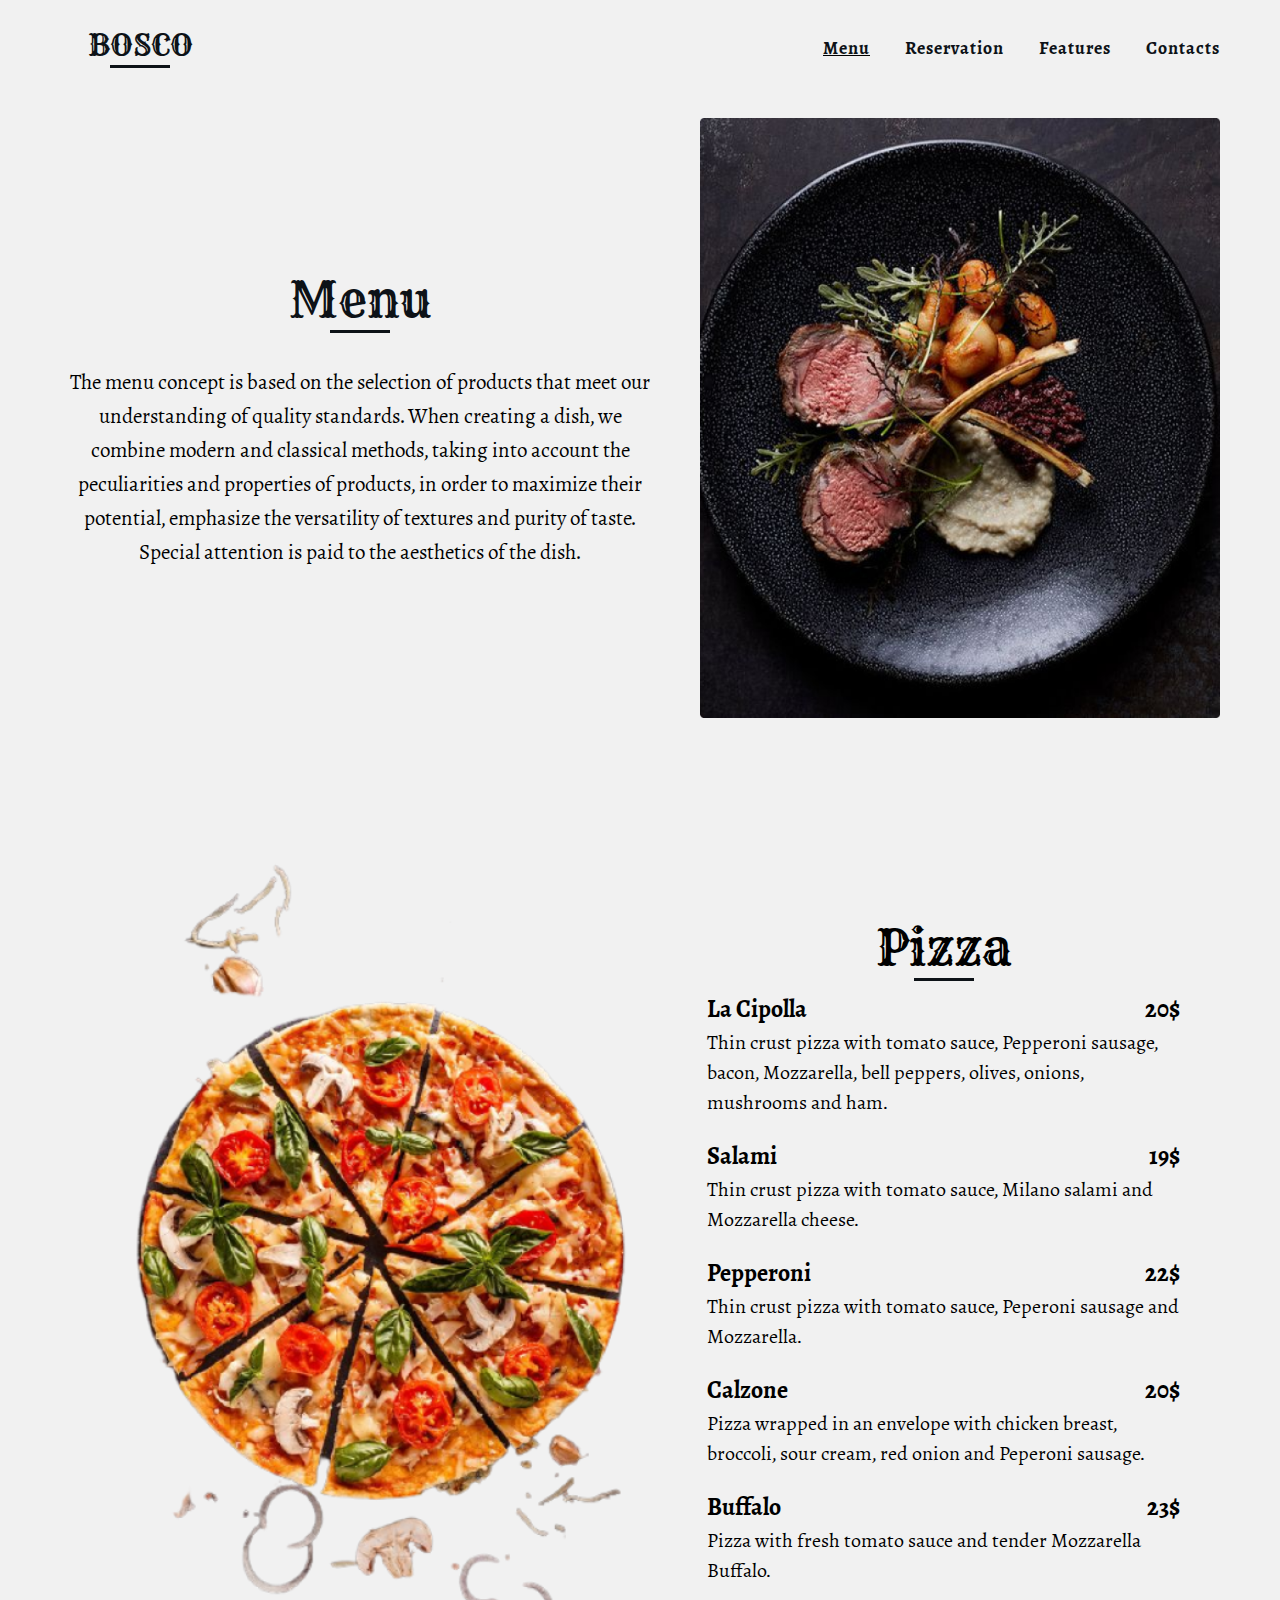
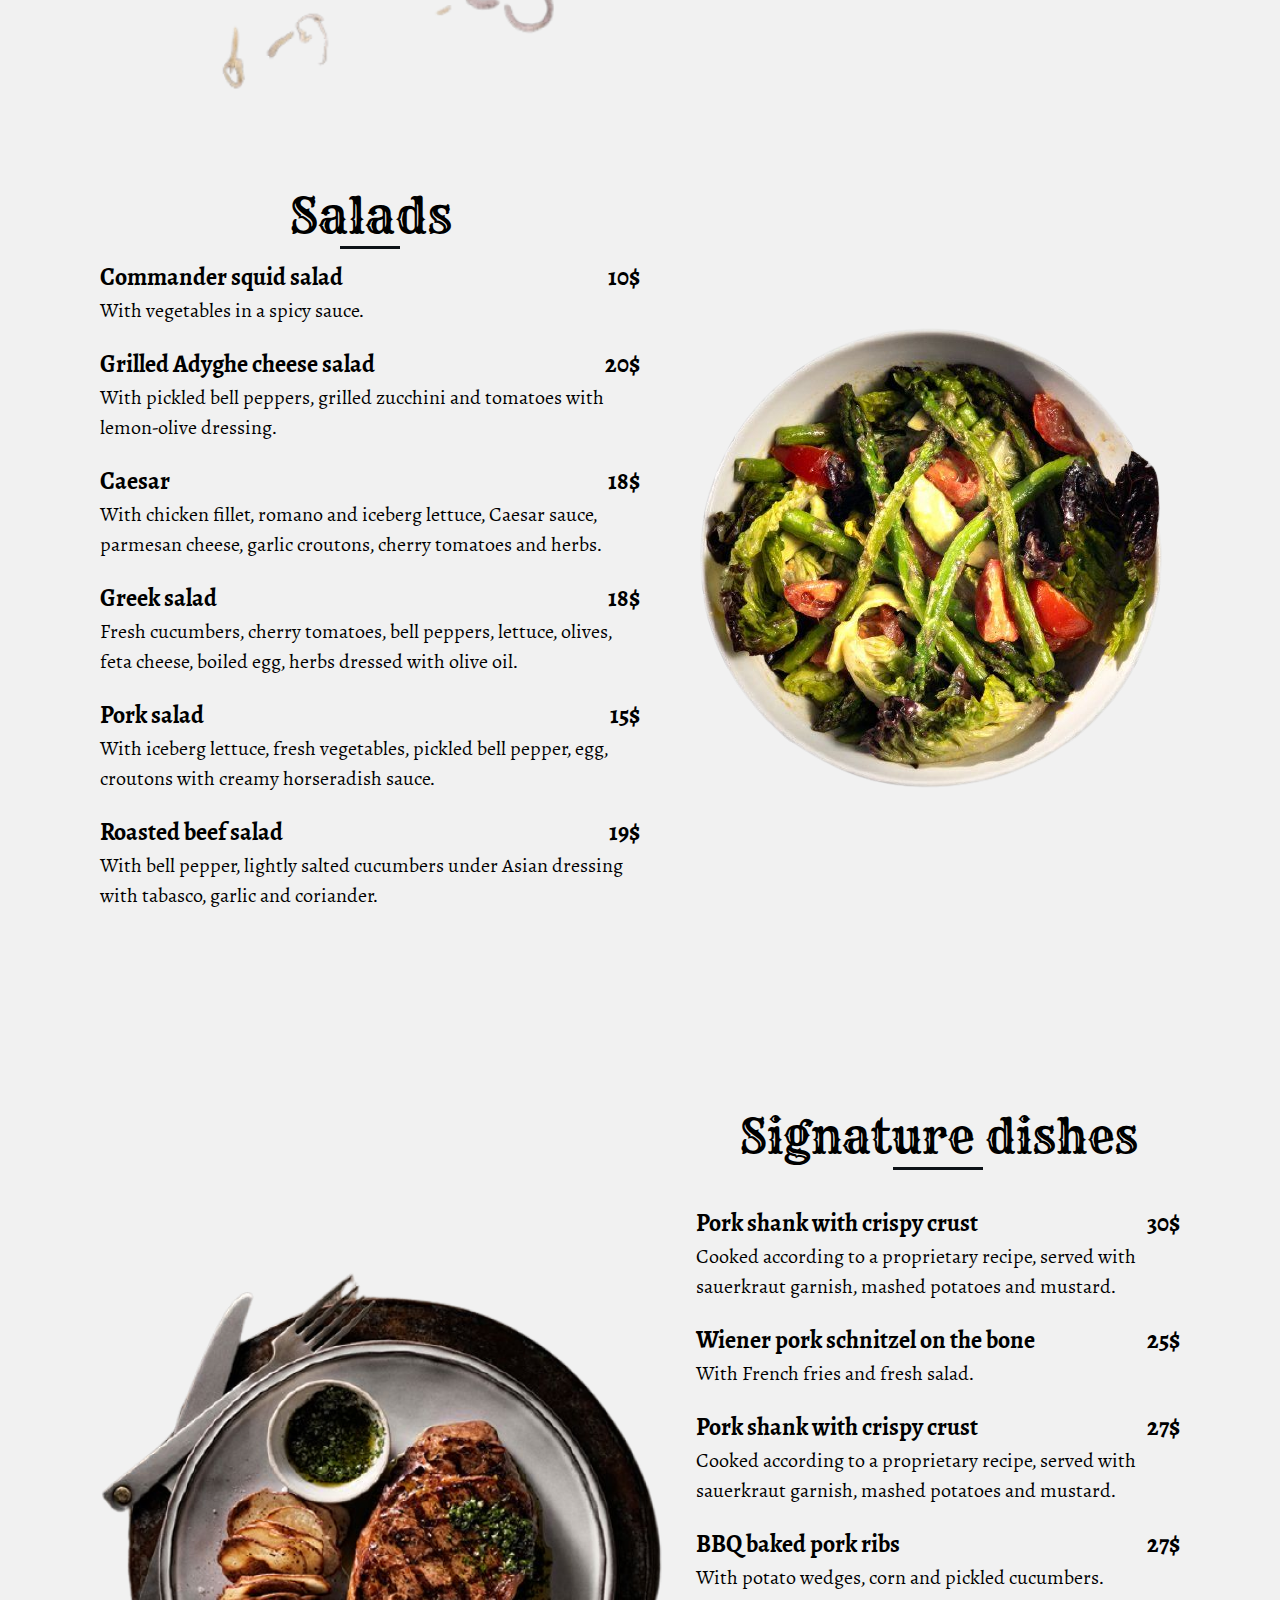
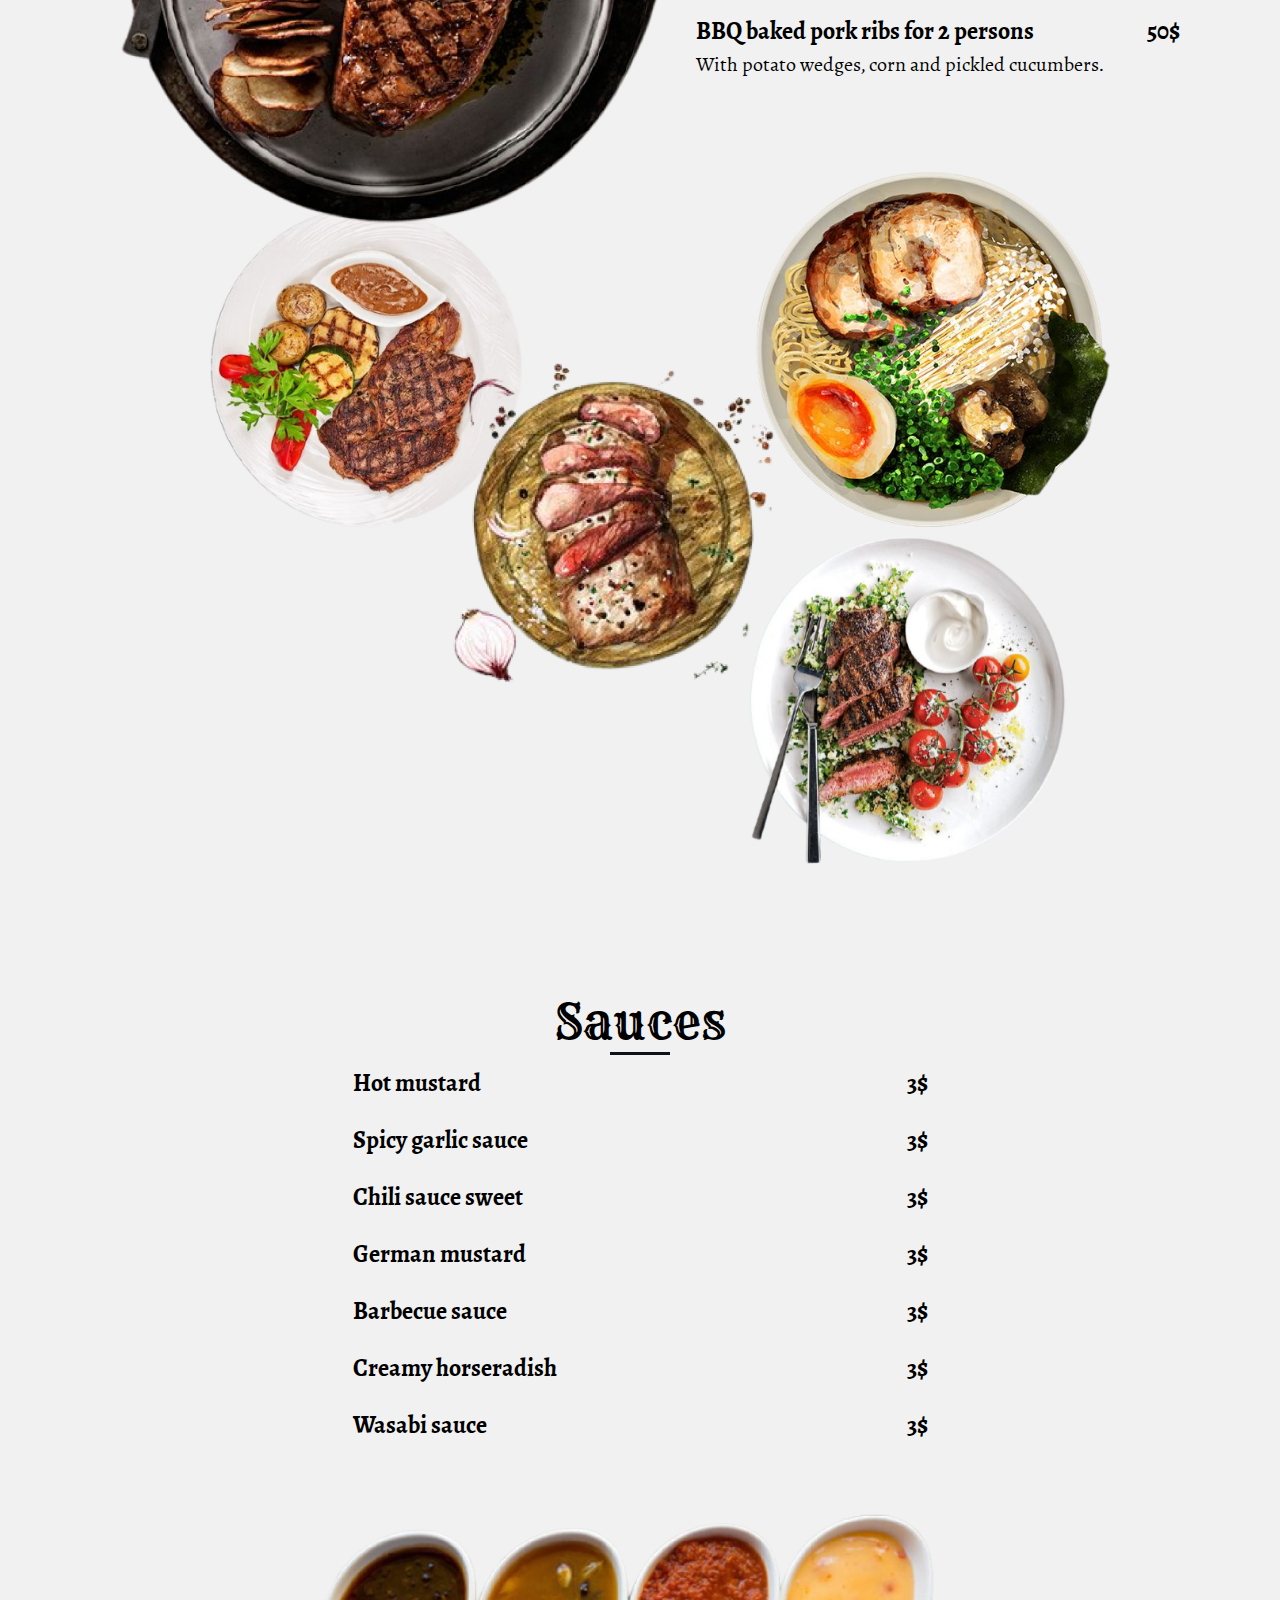
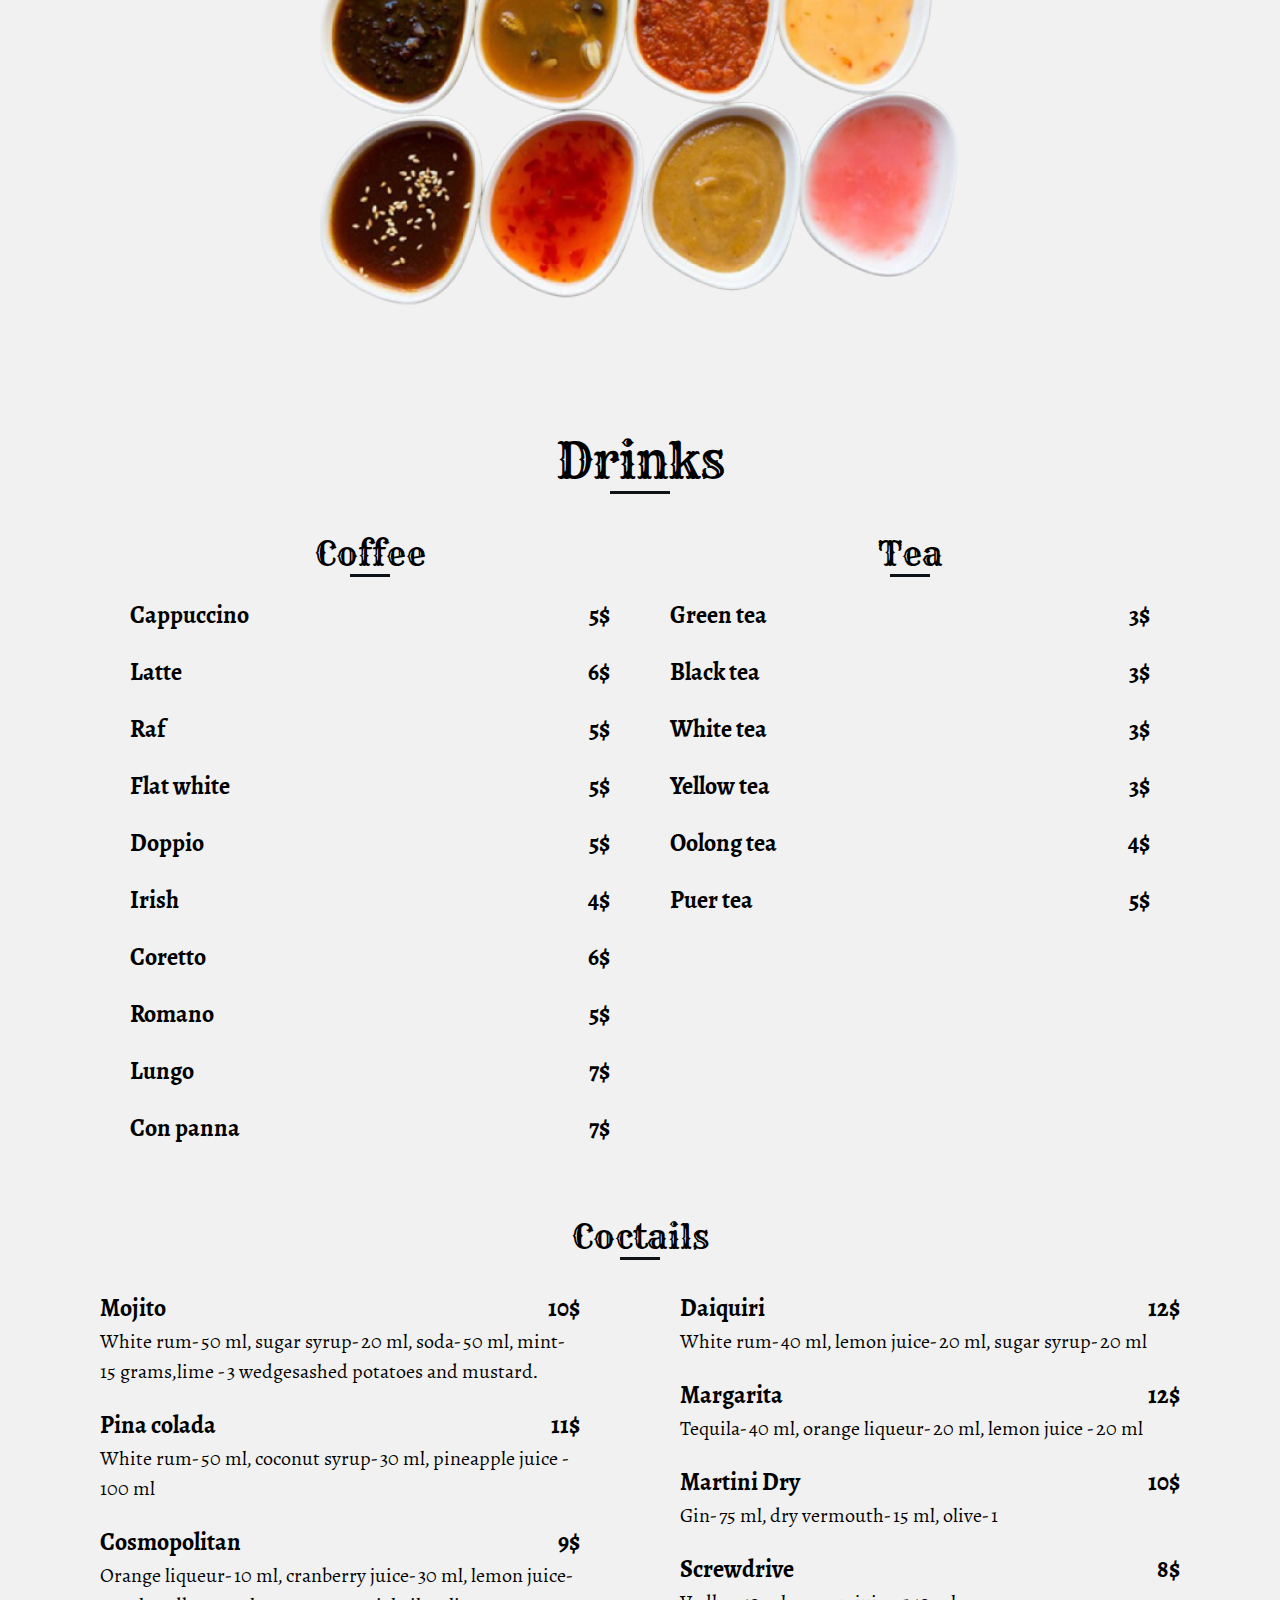
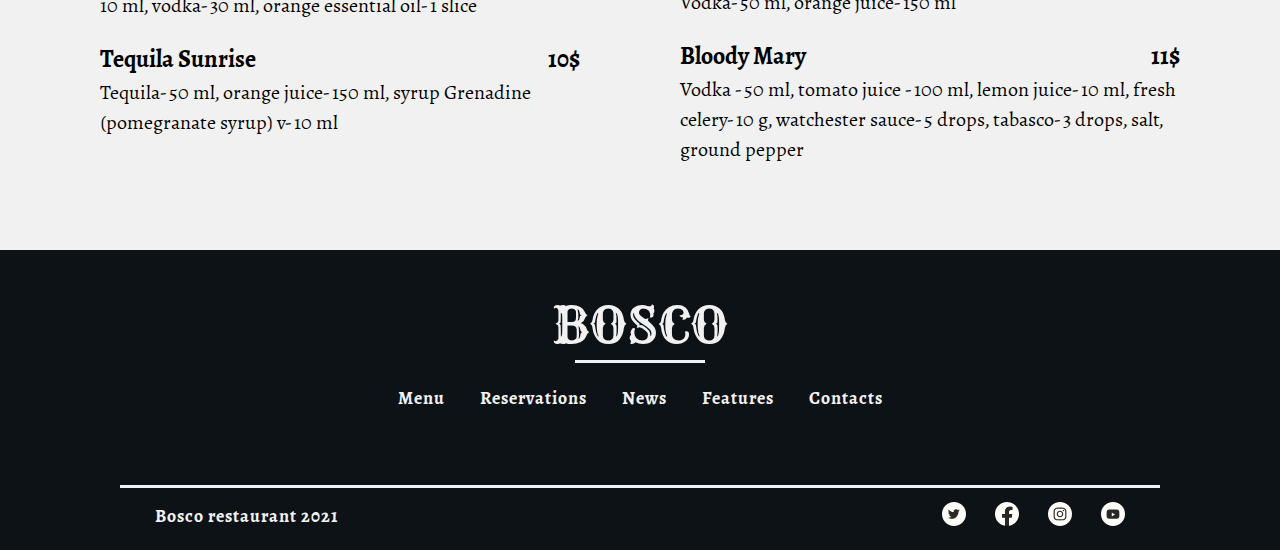
<file: menu.html>
<!DOCTYPE html>
<html lang="en">

<head>
    <meta charset="UTF-8">
    <meta http-equiv="X-UA-Compatible" content="IE=edge">
    <meta name="viewport" content="width=device-width, initial-scale=1.0">
    <title>BOSCO Menu</title>
    <link rel="shortcut icon" type="image/png" href="icons/bosco.png" />
    <link rel="stylesheet" href="css/reset.css" />
    <link rel="stylesheet" href="css/style.css" />
    <link rel="stylesheet" href="css/footer.css" />
    <link rel="stylesheet" href="css/menu.css" />
    <link rel="stylesheet" href="css/burger.css" />
</head>

<body>
    <header class="header">
        <div class="wrapper_header">
            <div class="container_logo">
                <a href="index.html" class="logo">BOSCO</a>
            </div>
            <nav class="wrapper_nav">
                <input id="nav_toggle" type="checkbox" />
                <label class="nav_button" for="nav_toggle">
                    <span></span>
                </label>
                <ul class="navigation_menu nav">
                    <li><a href="menu.html" class="nav_item">Menu</a></li>
                    <li><a href="reservation.html" class="nav_item">Reservation</a></li>
                    <li><a href="features.html" class="nav_item">Features</a></li>
                    <li><a href="contacts.html" class="nav_item">Contacts</a></li>
                </ul>
            </nav>
        </div>
        <div class="container_cover">
            <div class="wrapper_cover">
                <h1 class="heading_name title_name">Menu</h1>
                <p class="text_cover">The menu concept is based on the selection of products that meet our
                    understanding of quality standards. When creating a dish, we
                    combine modern and classical methods, taking into account the
                    peculiarities and properties of products, in order to maximize their
                    potential, emphasize the versatility of textures and purity of taste.
                    Special attention is paid to the aesthetics of the dish.</p>
            </div>
            <div class="dish_img">
                <img src="images/dish.png" alt="dish" class="dish" />
            </div>
        </div>
    </header>

    <main>
        <section class="container_pizza">
            <div class="pizza_img">
                <img src="images/pizza.png" alt="pizza" class="pizza_pic" />
            </div>
            <div class="wrapper_pizza">
                <h1 class="heading_name">Pizza</h1>
                <ul class="price_list">
                    <li>
                        <h3 class="name_price">La Cipolla<span>20$</span></h3>
                        <p class="composition">Thin crust pizza with tomato sauce, Pepperoni sausage, bacon,
                            Mozzarella, bell peppers, olives, onions, mushrooms and ham.</p>
                    </li>
                    <li>
                        <h3 class="name_price">Salami<span>19$</span></h3>
                        <p class="composition">Thin crust pizza with tomato sauce, Milano salami and Mozzarella
                            cheese.
                        </p>
                    </li>
                    <li>
                        <h3 class="name_price">Pepperoni<span>22$</span></h3>
                        <p class="composition">Thin crust pizza with tomato sauce, Peperoni sausage and Mozzarella.
                        </p>
                    </li>
                    <li>
                        <h3 class="name_price">Calzone<span>20$</span></h3>
                        <p class="composition">Pizza wrapped in an envelope with chicken breast, broccoli, sour
                            cream, red onion and Peperoni sausage.</p>
                    </li>
                    <li>
                        <h3 class="name_price">Buffalo<span>23$</span></h3>
                        <p class="composition">Pizza with fresh tomato sauce and tender Mozzarella Buffalo.</p>
                    </li>
                </ul>
            </div>
        </section>

        <section class="container_salad">
            <div class="wrapper_salad">
                <h1 class="heading_name">Salads</h1>
                <ul class="price_list">
                    <li>
                        <h3 class="name_price">Commander squid salad<span>10$</span></h3>
                        <p class="composition">With vegetables in a spicy sauce.</p>
                    </li>
                    <li>
                        <h3 class="name_price">Grilled Adyghe cheese salad<span>20$</span></h3>
                        <p class="composition">With pickled bell peppers, grilled zucchini and
                            tomatoes with lemon-olive dressing.</p>
                    </li>
                    <li>
                        <h3 class="name_price">Caesar<span>18$</span></h3>
                        <p class="composition">With chicken fillet, romano and iceberg lettuce, Caesar sauce,
                            parmesan cheese, garlic croutons, cherry tomatoes and herbs.</p>
                    </li>
                    <li>
                        <h3 class="name_price">Greek salad<span>18$</span></h3>
                        <p class="composition">Fresh cucumbers, cherry tomatoes, bell peppers, lettuce, olives,
                            feta cheese, boiled egg, herbs dressed with olive oil.</p>
                    </li>
                    <li>
                        <h3 class="name_price">Pork salad<span>15$</span></h3>
                        <p class="composition">With iceberg lettuce, fresh vegetables, pickled bell pepper, egg,
                            croutons with creamy horseradish sauce.</p>
                    </li>
                    <li>
                        <h3 class="name_price">Roasted beef salad<span>19$</span></h3>
                        <p class="composition">With bell pepper, lightly salted cucumbers under Asian
                            dressing with tabasco, garlic and coriander.</p>
                    </li>
                </ul>
            </div>
            <div class="salad_img">
                <img src="images/salad.png" alt="salad" class="salad" />
            </div>
        </section>

        <section class="container_dishes">
            <div class="dishes_img">
                <img src="images/dishes.png" alt="dishes" class="main_dish" />
            </div>
            <div class="wrapper_dishes">
                <h1 class="dish_name">Signature dishes</h1>
                <span class="line_dish"></span>
                <ul class="price_list">
                    <li>
                        <h3 class="name_price">Pork shank with crispy crust<span>30$</span></h3>
                        <p class="composition">Cooked according to a proprietary recipe, served with sauerkraut garnish,
                            mashed potatoes and mustard.</p>
                    </li>
                    <li>
                        <h3 class="name_price">Wiener pork schnitzel on the bone<span>25$</span></h3>
                        <p class="composition">With French fries and fresh salad.</p>
                    </li>
                    <li>
                        <h3 class="name_price">Pork shank with crispy crust <span>27$</span></h3>
                        <p class="composition">Cooked according to a proprietary recipe, served with sauerkraut garnish,
                            mashed potatoes and mustard.</p>
                    </li>
                    <li>
                        <h3 class="name_price">BBQ baked pork ribs <span>27$</span></h3>
                        <p class="composition">With potato wedges, corn and pickled cucumbers.</p>
                    </li>
                    <li>
                        <h3 class="name_price">BBQ baked pork ribs for 2 persons<span>50$</span></h3>
                        <p class="composition">With potato wedges, corn and pickled cucumbers.</p>
                    </li>
                </ul>
            </div>
        </section>

        <section class="container_imgs">
            <div class="wrapper_imgs">
                <img src="images/BBQ baked pork ribs.png" alt="pork_ribs" class="pork_ribs" />
            </div>
        </section>

        <section class="container_sauces">
            <div class="wrapper_sauces">
                <h1 class="heading_name">Sauces</h1>
                <ul class="price_list">
                    <li>
                        <h3 class="name_price">Hot mustard<span class="sauce_margin">3$</span></h3>
                    </li>
                    <li>
                        <h3 class="name_price">Spicy garlic sauce<span class="sauce_margin">3$</span></h3>
                    </li>
                    <li>
                        <h3 class="name_price">Chili sauce sweet<span class="sauce_margin">3$</span></h3>
                    </li>
                    <li>
                        <h3 class="name_price">German mustard<span class="sauce_margin">3$</span></h3>
                    </li>
                    <li>
                        <h3 class="name_price">Barbecue sauce<span class="sauce_margin">3$</span></h3>
                    </li>
                    <li>
                        <h3 class="name_price">Creamy horseradish<span class="sauce_margin">3$</span></h3>
                    </li>
                    <li>
                        <h3 class="name_price">Wasabi sauce<span class="sauce_margin">3$</span></h3>
                    </li>
                </ul>
            </div>
            <div class="container_sauces_img">
                <img src="images/sauces.png" alt="sauces" class="sauces_img" />
            </div>
        </section>

        <section class="container_drinks">
            <h1 class="heading_name drinks_name">Drinks</h1>
            <div class="container_coffee_tea">
                <div class="wrapper_tea_coffee">
                    <h2 class="coffee_tea_name">Coffee</h2>
                    <ul class="price_list">
                        <li>
                            <h3 class="name_price">Cappuccino<span class="coffee_tea_margin">5$</span></h3>
                        </li>
                        <li>
                            <h3 class="name_price">Latte<span class="coffee_tea_margin">6$</span></h3>
                        </li>
                        <li>
                            <h3 class="name_price">Raf<span class="coffee_tea_margin">5$</span></h3>
                        </li>
                        <li>
                            <h3 class="name_price">Flat white<span class="coffee_tea_margin">5$</span></h3>
                        </li>
                        <li>
                            <h3 class="name_price">Doppio<span class="coffee_tea_margin">5$</span></h3>
                        </li>
                        <li>
                            <h3 class="name_price">Irish<span class="coffee_tea_margin">4$</span></h3>
                        </li>
                        <li>
                            <h3 class="name_price">Coretto<span class="coffee_tea_margin">6$</span></h3>
                        </li>
                        <li>
                            <h3 class="name_price">Romano<span class="coffee_tea_margin">5$</span></h3>
                        </li>
                        <li>
                            <h3 class="name_price">Lungo<span class="coffee_tea_margin">7$</span></h3>
                        </li>
                        <li>
                            <h3 class="name_price">Con panna<span class="coffee_tea_margin">7$</span></h3>
                        </li>
                    </ul>
                </div>
                <div class="wrapper_tea_coffee">
                    <h2 class="coffee_tea_name">Tea</h2>
                    <ul class="price_list">
                        <li>
                            <h3 class="name_price">Green tea<span class="coffee_tea_margin">3$</span></h3>
                        </li>
                        <li>
                            <h3 class="name_price">Black tea<span class="coffee_tea_margin">3$</span></h3>
                        </li>
                        <li>
                            <h3 class="name_price">White tea<span class="coffee_tea_margin">3$</span></h3>
                        </li>
                        <li>
                            <h3 class="name_price">Yellow tea<span class="coffee_tea_margin">3$</span></h3>
                        </li>
                        <li>
                            <h3 class="name_price">Oolong tea<span class="coffee_tea_margin">4$</span></h3>
                        </li>
                        <li>
                            <h3 class="name_price">Puer tea<span class="coffee_tea_margin">5$</span></h3>
                        </li>
                    </ul>
                </div>
            </div>
            <h2 class="coffee_tea_name coctails_name">Coctails</h2>
            <div class="container_coctails">
                <div class="wrapper_coctails coctails_padding">
                    <ul class="price_list">
                        <li>
                            <h3 class="name_price">Mojito<span>10$</span></h3>
                            <p class="composition">White rum- 50 ml, sugar syrup- 20 ml, soda- 50 ml,
                                mint- 15 grams,lime - 3 wedgesashed potatoes and
                                mustard.</p>
                        </li>
                        <li>
                            <h3 class="name_price">Pina colada<span>11$</span></h3>
                            <p class="composition">White rum- 50 ml, coconut syrup- 30 ml,
                                pineapple juice - 100 ml</p>
                        </li>
                        <li>
                            <h3 class="name_price">Cosmopolitan<span>9$</span></h3>
                            <p class="composition">Orange liqueur- 10 ml, cranberry juice- 30 ml,
                                lemon juice- 10 ml, vodka- 30 ml,
                                orange essential oil- 1 slice</p>
                        </li>
                        <li>
                            <h3 class="name_price">Tequila Sunrise<span>10$</span></h3>
                            <p class="composition">Tequila- 50 ml, orange juice- 150 ml, syrup Grenadine
                                (pomegranate syrup) v- 10 ml</p>
                        </li>
                    </ul>
                </div>
                <div class="wrapper_coctails">
                    <ul class="price_list">
                        <li>
                            <h3 class="name_price">Daiquiri<span>12$</span></h3>
                            <p class="composition">White rum- 40 ml, lemon juice- 20 ml, sugar syrup- 20 ml</p>
                        </li>
                        <li>
                            <h3 class="name_price">Margarita<span>12$</span></h3>
                            <p class="composition">Tequila- 40 ml, orange liqueur- 20 ml, lemon juice - 20 ml</p>
                        </li>
                        <li>
                            <h3 class="name_price">Martini Dry<span>10$</span></h3>
                            <p class="composition">Gin- 75 ml, dry vermouth- 15 ml, olive- 1</p>
                        </li>
                        <li>
                            <h3 class="name_price">Screwdrive<span>8$</span></h3>
                            <p class="composition">Vodka- 50 ml, orange juice- 150 ml</p>
                        </li>
                        <li>
                            <h3 class="name_price">Bloody Mary<span>11$</span></h3>
                            <p class="composition">Vodka - 50 ml, tomato juice - 100 ml, lemon juice- 10 ml,
                                fresh celery- 10 g, watchester sauce- 5 drops, tabasco- 3
                                drops, salt, ground pepper</p>
                        </li>
                    </ul>
                </div>
            </div>
            <div class="coctail_img"><img src="/images/coctail.png" alt="coctail" class="coctail" /></div>
        </section>
    </main>

    <footer class="footer">
        <div class="container_name">
            <h2 class="footer_name">BOSCO</h2>
        </div>
        <nav class="navigation">
            <a href="menu.html" class="nav_items">Menu</a>
            <a href="reservation.html" class="nav_items">Reservations</a>
            <a href="index.html" class="nav_items">News</a>
            <a href="features.html" class="nav_items">Features</a>
            <a href="contacts.html" class="nav_items">Contacts</a>
        </nav>
        <span class="footer_border"></span>
        <div class="container_icons">
            <div class="footer_caption">
                <a href="index.html">Bosco restaurant 2021</a>
            </div>
            <div class="footer_icons">
                <a href="https://twitter.com/" target="_blank"><svg width="24" height="24" viewBox="0 0 24 24"
                        fill="none" xmlns="http://www.w3.org/2000/svg" class="icons_hover">
                        <path fill-rule="evenodd" clip-rule="evenodd"
                            d="M0 12C0 5.37258 5.37258 0 12 0C18.6274 0 24 5.37258 24 12C24 18.6274 18.6274 24 12 24C5.37258 24 0 18.6274 0 12Z"
                            fill="#FFFDF8" />
                        <path fill-rule="evenodd" clip-rule="evenodd"
                            d="M11.6406 9.75395L11.6658 10.1692L11.2461 10.1183C9.71843 9.92343 8.38383 9.26245 7.25067 8.15236L6.69668 7.60154L6.55399 8.0083C6.25181 8.91502 6.44487 9.87258 7.0744 10.5166C7.41015 10.8725 7.33461 10.9234 6.75544 10.7115C6.55399 10.6437 6.37772 10.5929 6.36093 10.6183C6.30218 10.6776 6.50363 11.4488 6.66311 11.7538C6.88134 12.1775 7.32621 12.5927 7.81305 12.8385L8.22434 13.0334L7.73751 13.0419C7.26746 13.0419 7.25067 13.0503 7.30103 13.2283C7.46891 13.7791 8.13201 14.3638 8.87066 14.618L9.39108 14.796L8.93781 15.0672C8.26631 15.457 7.4773 15.6773 6.68829 15.6942C6.31057 15.7027 6 15.7366 6 15.762C6 15.8468 7.02404 16.3213 7.61999 16.5077C9.40786 17.0586 11.5315 16.8213 13.1263 15.8807C14.2595 15.2112 15.3926 13.8808 15.9214 12.5927C16.2068 11.9063 16.4922 10.6522 16.4922 10.0505C16.4922 9.66073 16.5174 9.60989 16.9874 9.14382C17.2644 8.87265 17.5246 8.57606 17.575 8.49132C17.6589 8.33031 17.6505 8.33031 17.2224 8.47437C16.509 8.72859 16.4083 8.69469 16.7608 8.31336C17.021 8.04219 17.3316 7.5507 17.3316 7.40664C17.3316 7.38122 17.2057 7.42359 17.063 7.49986C16.9119 7.5846 16.5761 7.71171 16.3243 7.78797L15.8711 7.93203L15.4598 7.65239C15.2331 7.49986 14.9142 7.33038 14.7463 7.27953C14.3182 7.16089 13.6635 7.17784 13.2774 7.31343C12.2282 7.69476 11.5651 8.67774 11.6406 9.75395Z"
                            fill="#282828" />
                    </svg></a>
                <a href="https://www.facebook.com/" target="_blank"><svg width="24" height="24" viewBox="0 0 24 24"
                        fill="none" xmlns="http://www.w3.org/2000/svg" class="icons_hover">
                        <path
                            d="M24 12C24 5.37188 18.6281 0 12 0C5.37188 0 0 5.37188 0 12C0 17.9906 4.3875 22.9547 10.125 23.8547V15.4688H7.07812V12H10.125V9.35625C10.125 6.34922 11.9156 4.6875 14.6578 4.6875C15.9703 4.6875 17.3438 4.92188 17.3438 4.92188V7.875H15.8297C14.3391 7.875 13.875 8.80078 13.875 9.75V12H17.2031L16.6711 15.4688H13.875V23.8547C19.6125 22.9547 24 17.9906 24 12Z"
                            fill="#FFFDF8" />
                        <path
                            d="M16.6711 15.4688L17.2031 12H13.875V9.75C13.875 8.80078 14.3391 7.875 15.8297 7.875H17.3438V4.92188C17.3438 4.92188 15.9703 4.6875 14.6578 4.6875C11.9156 4.6875 10.125 6.34922 10.125 9.35625V12H7.07812V15.4688H10.125V23.8547C10.7367 23.9508 11.3625 24 12 24C12.6375 24 13.2633 23.9508 13.875 23.8547V15.4688H16.6711Z"
                            fill="#282828" />
                    </svg></a>
                <a href="https://www.instagram.com/" target="_blank"><svg width="24" height="24" viewBox="0 0 24 24"
                        fill="none" xmlns="http://www.w3.org/2000/svg" class="icons_hover">
                        <path fill-rule="evenodd" clip-rule="evenodd"
                            d="M0 12C0 5.37258 5.37258 0 12 0C18.6274 0 24 5.37258 24 12C24 18.6274 18.6274 24 12 24C5.37258 24 0 18.6274 0 12Z"
                            fill="#FFFDF8" />
                        <path fill-rule="evenodd" clip-rule="evenodd"
                            d="M12.0007 5.59961C10.2625 5.59961 10.0444 5.60721 9.36174 5.63828C8.6804 5.66948 8.21533 5.77734 7.80839 5.93561C7.38745 6.09908 7.03038 6.31775 6.67464 6.67362C6.31864 7.02936 6.09997 7.38643 5.93597 7.80723C5.7773 8.2143 5.6693 8.67951 5.63863 9.36058C5.6081 10.0433 5.6001 10.2615 5.6001 11.9997C5.6001 13.7378 5.60783 13.9553 5.63876 14.638C5.6701 15.3193 5.77797 15.7844 5.9361 16.1913C6.0997 16.6123 6.31837 16.9693 6.67424 17.3251C7.02985 17.6811 7.38692 17.9003 7.80759 18.0637C8.21479 18.222 8.68 18.3299 9.3612 18.3611C10.0439 18.3921 10.2619 18.3997 11.9999 18.3997C13.7382 18.3997 13.9557 18.3921 14.6383 18.3611C15.3197 18.3299 15.7853 18.222 16.1925 18.0637C16.6133 17.9003 16.9698 17.6811 17.3254 17.3251C17.6814 16.9693 17.9001 16.6123 18.0641 16.1915C18.2214 15.7844 18.3294 15.3192 18.3614 14.6381C18.3921 13.9554 18.4001 13.7378 18.4001 11.9997C18.4001 10.2615 18.3921 10.0434 18.3614 9.36071C18.3294 8.67937 18.2214 8.2143 18.0641 7.80737C17.9001 7.38643 17.6814 7.02936 17.3254 6.67362C16.9694 6.31762 16.6134 6.09895 16.1921 5.93561C15.7841 5.77734 15.3187 5.66948 14.6374 5.63828C13.9547 5.60721 13.7374 5.59961 11.9987 5.59961H12.0007ZM11.4265 6.75294C11.5969 6.75267 11.7871 6.75294 12.0007 6.75294C13.7095 6.75294 13.912 6.75907 14.5868 6.78974C15.2108 6.81827 15.5495 6.92254 15.7751 7.01014C16.0738 7.12614 16.2867 7.26481 16.5106 7.48881C16.7346 7.71281 16.8733 7.92615 16.9895 8.22482C17.0771 8.45015 17.1815 8.78882 17.2099 9.41283C17.2406 10.0875 17.2473 10.2902 17.2473 11.9982C17.2473 13.7062 17.2406 13.9089 17.2099 14.5836C17.1814 15.2076 17.0771 15.5462 16.9895 15.7716C16.8735 16.0702 16.7346 16.2829 16.5106 16.5068C16.2866 16.7308 16.0739 16.8694 15.7751 16.9854C15.5498 17.0734 15.2108 17.1774 14.5868 17.206C13.9122 17.2366 13.7095 17.2433 12.0007 17.2433C10.2917 17.2433 10.0892 17.2366 9.41451 17.206C8.7905 17.1772 8.45183 17.0729 8.2261 16.9853C7.92743 16.8693 7.71409 16.7306 7.49009 16.5066C7.26609 16.2826 7.12742 16.0698 7.01115 15.771C6.92355 15.5457 6.81915 15.207 6.79075 14.583C6.76008 13.9083 6.75395 13.7057 6.75395 11.9966C6.75395 10.2875 6.76008 10.0859 6.79075 9.41123C6.81928 8.78722 6.92355 8.44855 7.01115 8.22295C7.12715 7.92428 7.26609 7.71095 7.49009 7.48694C7.71409 7.26294 7.92743 7.12427 8.2261 7.00801C8.4517 6.92001 8.7905 6.816 9.41451 6.78734C10.0049 6.76067 10.2337 6.75267 11.4265 6.75134V6.75294ZM15.417 7.81562C14.993 7.81562 14.649 8.15922 14.649 8.58336C14.649 9.00736 14.993 9.35137 15.417 9.35137C15.841 9.35137 16.185 9.00736 16.185 8.58336C16.185 8.15935 15.841 7.81562 15.417 7.81562ZM12.0007 8.71296C10.1856 8.71296 8.71401 10.1846 8.71401 11.9997C8.71401 13.8147 10.1856 15.2857 12.0007 15.2857C13.8158 15.2857 15.2869 13.8147 15.2869 11.9997C15.2869 10.1846 13.8158 8.71296 12.0007 8.71296ZM12.0007 9.8663C13.1788 9.8663 14.134 10.8214 14.134 11.9997C14.134 13.1778 13.1788 14.133 12.0007 14.133C10.8224 14.133 9.86733 13.1778 9.86733 11.9997C9.86733 10.8214 10.8224 9.8663 12.0007 9.8663Z"
                            fill="#282828" />
                    </svg></a>
                <a href="https://www.youtube.com/" target="_blank"><svg width="24" height="24" viewBox="0 0 24 24"
                        fill="none" xmlns="http://www.w3.org/2000/svg" class="icons_hover">
                        <path fill-rule="evenodd" clip-rule="evenodd"
                            d="M0 12C0 5.37258 5.37258 0 12 0C18.6274 0 24 5.37258 24 12C24 18.6274 18.6274 24 12 24C5.37258 24 0 18.6274 0 12Z"
                            fill="#FFFDF8" />
                        <path fill-rule="evenodd" clip-rule="evenodd"
                            d="M17.0009 7.87427C17.5517 8.02541 17.9854 8.47072 18.1326 9.03622C18.4001 10.0611 18.4001 12.1996 18.4001 12.1996C18.4001 12.1996 18.4001 14.338 18.1326 15.363C17.9854 15.9285 17.5517 16.3738 17.0009 16.525C16.0028 16.7996 12.0001 16.7996 12.0001 16.7996C12.0001 16.7996 7.99741 16.7996 6.99923 16.525C6.44846 16.3738 6.01472 15.9285 5.86752 15.363C5.6001 14.338 5.6001 12.1996 5.6001 12.1996C5.6001 12.1996 5.6001 10.0611 5.86752 9.03622C6.01472 8.47072 6.44846 8.02541 6.99923 7.87427C7.99741 7.59961 12.0001 7.59961 12.0001 7.59961C12.0001 7.59961 16.0028 7.59961 17.0009 7.87427ZM10.8001 10.3996V14.3996L14.0001 12.3996L10.8001 10.3996Z"
                            fill="#282828" />
                    </svg></a>
            </div>
        </div>
    </footer>
</body>

</html>
</file>
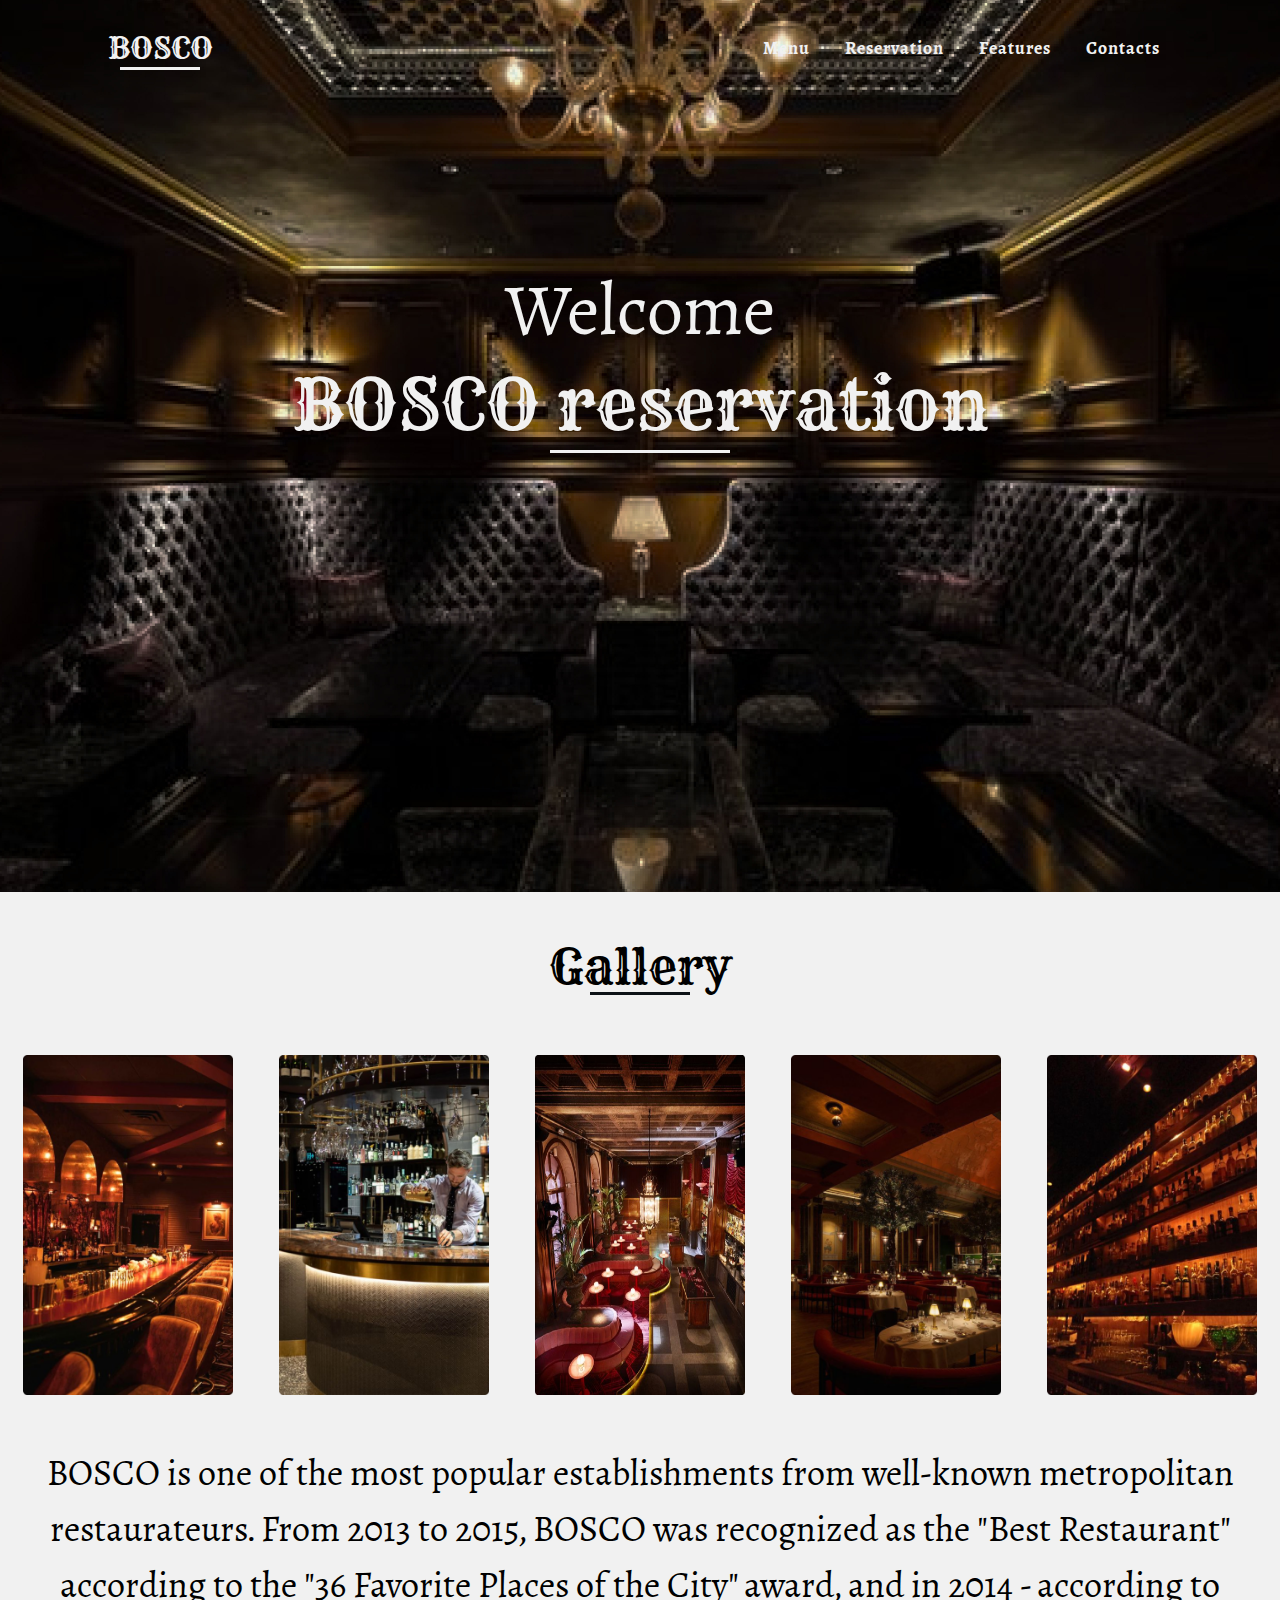
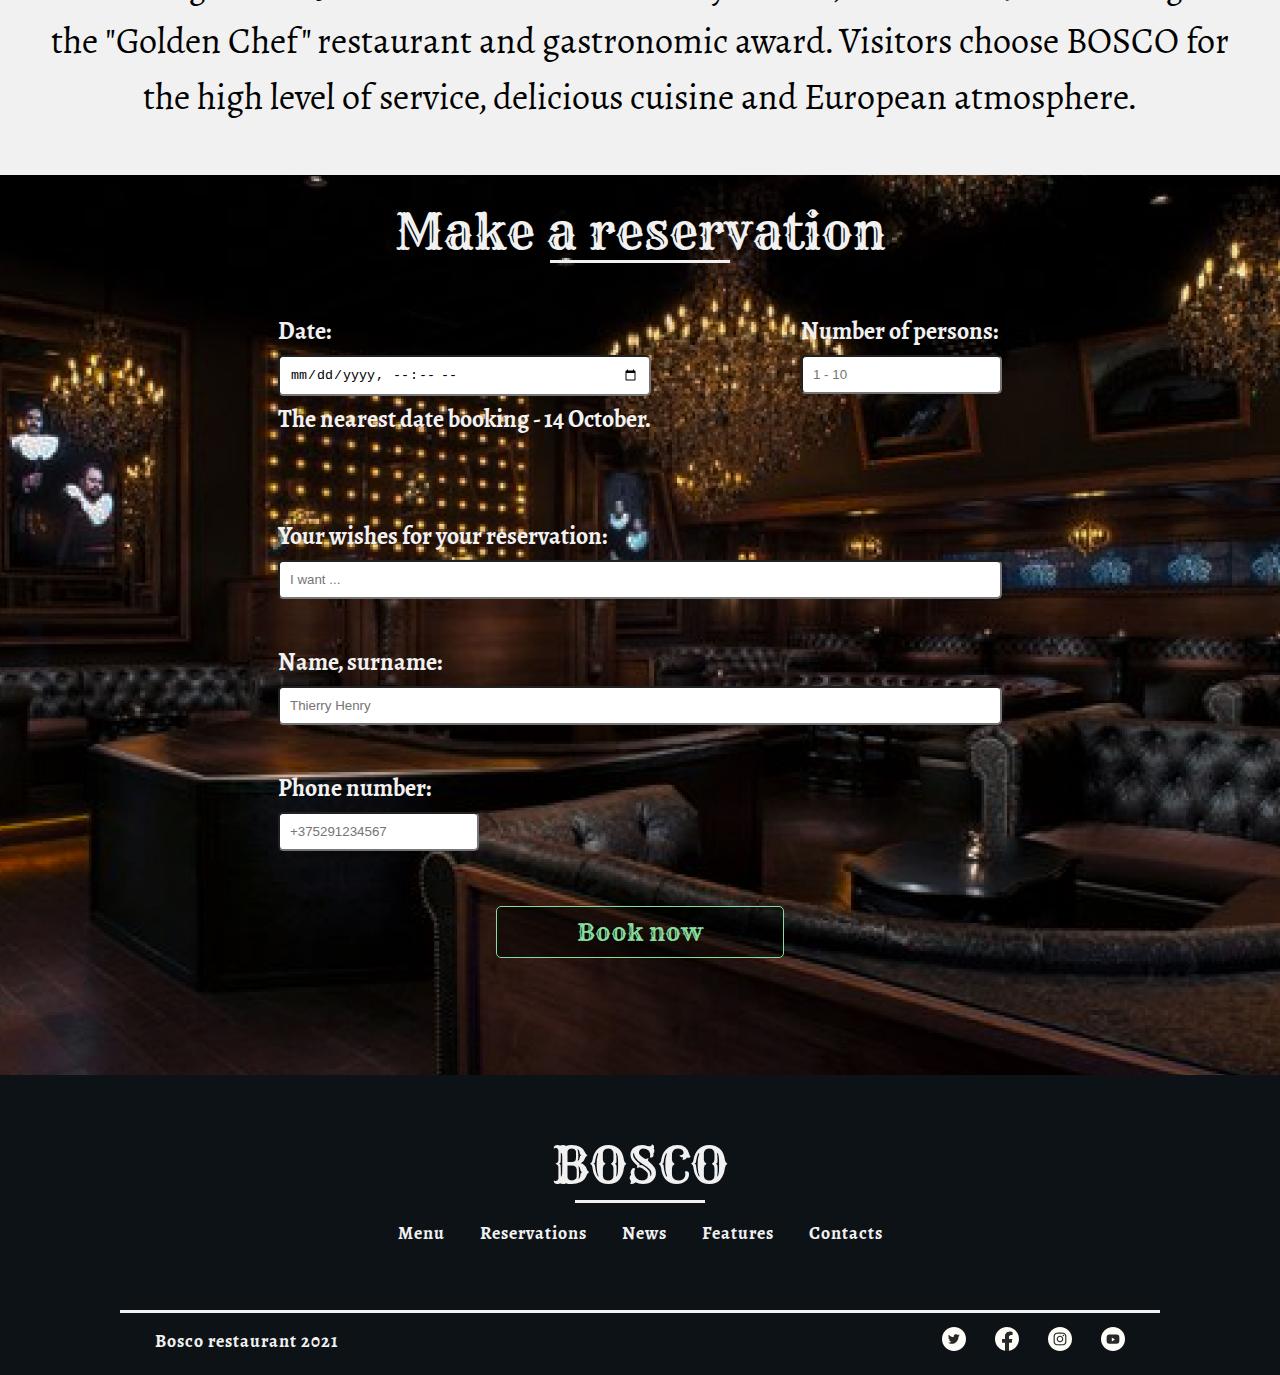
<file: reservation.html>
<!DOCTYPE html>
<html lang="en">

<head>
    <meta charset="UTF-8">
    <meta http-equiv="X-UA-Compatible" content="IE=edge">
    <meta name="viewport" content="width=device-width, initial-scale=1.0">
    <title>BOSCO Reservation</title>
    <link rel="shortcut icon" type="image/png" href="icons/bosco.png" />
    <link rel="stylesheet" href="css/reset.css" />
    <link rel="stylesheet" href="css/style.css" />
    <link rel="stylesheet" href="css/main_page.css" />
    <link rel="stylesheet" href="css/reservation.css" />
    <link rel="stylesheet" href="css/footer.css" />
    <link rel="stylesheet" href="css/burger.css" />
</head>

<body>
    <header class="header">
        <div class="container_nav">
            <div class="container_name">
                <a href="index.html" class="name">BOSCO</a>
            </div>
            <nav class="wrapper_nav">
                <input id="nav_toggle" type="checkbox" />
                <label class="nav_button" for="nav_toggle">
                    <span></span>
                </label>
                <ul class="nav">
                    <li><a href="menu.html" class="nav_items">Menu</a></li>
                    <li><a href="reservation.html" class="nav_items">Reservation</a></li>
                    <li><a href="features.html" class="nav_items">Features</a></li>
                    <li><a href="contacts.html" class="nav_items">Contacts</a></li>
                </ul>
            </nav>
        </div>
        <div class="wrapper_welcome">
            <h1 class="welcome_name">Welcome</h1>
            <h1 class="heading_name">BOSCO reservation</h1>
            <span class="line_name"></span>
        </div>
    </header>

    <main>
        <section class="container_gallery">
            <h2 class="gallery_name">Gallery</h2>
            <div class="wrapper_gallery">
                <img src="images/restaurant_1.png" alt="inside" class="gallery_img" />
                <img src="images/restaurant_2.png" alt="inside" class="gallery_img" />
                <img src="images/restaurant_3.png" alt="inside" class="gallery_img" />
                <img src="images/restaurant_4.png" alt="inside" class="gallery_img" />
                <img src="images/restaurant_5.png" alt="inside" class="gallery_img" />
            </div>
            <div class="gallery_text">
                <p>
                    BOSCO is one of the most popular establishments from well-known
                    metropolitan restaurateurs. From 2013 to 2015, BOSCO was recognized as the
                    "Best Restaurant" according to the "36 Favorite Places of the City" award, and in
                    2014 - according to the "Golden Chef" restaurant and gastronomic award. Visitors
                    choose BOSCO for the high level of service, delicious cuisine and European
                    atmosphere.
                </p>
            </div>
        </section>

        <section class="container_form">
            <div class="wrapper_form">
                <h2 class="form_name">Make a reservation</h2>
                <span class="line_name line_indent"></span>
                <form action="https://getform.io/f/390da523-9612-4f95-a1dd-fb42ab97a73c" class="form_font">
                    <div class="date_person">
                        <div class="date">
                            <label for="date">Date:</label>
                            <input type="datetime-local" id="date" name="date_time" />
                            <label for="date">The nearest date booking - 14 October.</label>
                        </div>
                        <div class="number_person">
                            <label for="number">Number of persons:</label>
                            <input type="number" id="number" name="number_person" placeholder="1 - 10" maxlength="2"/>
                        </div>
                    </div>
                    <div class="wishes">
                        <label for="wish">Your wishes for your reservation:</label>
                        <input type="text" id="wish" name="wishes" placeholder="I want ..." />
                    </div>
                    <div class="name_surname">
                        <label for="name">Name, surname:</label>
                        <input type="text" id="name" name="name_surname" placeholder="Thierry Henry" />
                    </div>
                    <div class="phone_number">
                        <div class="phone_length">
                            <label for="phone">Phone number:</label><br>
                            <input type="tel" id="phone" name="phone_number" placeholder="+375291234567" maxlength="13"/>
                        </div>
                    </div>
                    <div class="button">
                        <input type="submit" value="Book now" id="button_book">
                    </div>
                </form>
            </div>
        </section>
    </main>

    <footer class="footer">
        <div class="container_name">
            <h2 class="footer_name">BOSCO</h2>
        </div>
        <nav class="navigation">
            <a href="menu.html" class="nav_items">Menu</a>
            <a href="reservation.html" class="nav_items">Reservations</a>
            <a href="index.html" class="nav_items">News</a>
            <a href="features.html" class="nav_items">Features</a>
            <a href="contacts.html" class="nav_items">Contacts</a>
        </nav>
        <span class="footer_border"></span>
        <div class="container_icons">
            <div class="footer_caption">
                <a href="index.html">Bosco restaurant 2021</a>
            </div>
            <div class="footer_icons">
                <a href="https://twitter.com/" target="_blank"><svg width="24" height="24" viewBox="0 0 24 24"
                        fill="none" xmlns="http://www.w3.org/2000/svg" class="icons_hover">
                        <path fill-rule="evenodd" clip-rule="evenodd"
                            d="M0 12C0 5.37258 5.37258 0 12 0C18.6274 0 24 5.37258 24 12C24 18.6274 18.6274 24 12 24C5.37258 24 0 18.6274 0 12Z"
                            fill="#FFFDF8" />
                        <path fill-rule="evenodd" clip-rule="evenodd"
                            d="M11.6406 9.75395L11.6658 10.1692L11.2461 10.1183C9.71843 9.92343 8.38383 9.26245 7.25067 8.15236L6.69668 7.60154L6.55399 8.0083C6.25181 8.91502 6.44487 9.87258 7.0744 10.5166C7.41015 10.8725 7.33461 10.9234 6.75544 10.7115C6.55399 10.6437 6.37772 10.5929 6.36093 10.6183C6.30218 10.6776 6.50363 11.4488 6.66311 11.7538C6.88134 12.1775 7.32621 12.5927 7.81305 12.8385L8.22434 13.0334L7.73751 13.0419C7.26746 13.0419 7.25067 13.0503 7.30103 13.2283C7.46891 13.7791 8.13201 14.3638 8.87066 14.618L9.39108 14.796L8.93781 15.0672C8.26631 15.457 7.4773 15.6773 6.68829 15.6942C6.31057 15.7027 6 15.7366 6 15.762C6 15.8468 7.02404 16.3213 7.61999 16.5077C9.40786 17.0586 11.5315 16.8213 13.1263 15.8807C14.2595 15.2112 15.3926 13.8808 15.9214 12.5927C16.2068 11.9063 16.4922 10.6522 16.4922 10.0505C16.4922 9.66073 16.5174 9.60989 16.9874 9.14382C17.2644 8.87265 17.5246 8.57606 17.575 8.49132C17.6589 8.33031 17.6505 8.33031 17.2224 8.47437C16.509 8.72859 16.4083 8.69469 16.7608 8.31336C17.021 8.04219 17.3316 7.5507 17.3316 7.40664C17.3316 7.38122 17.2057 7.42359 17.063 7.49986C16.9119 7.5846 16.5761 7.71171 16.3243 7.78797L15.8711 7.93203L15.4598 7.65239C15.2331 7.49986 14.9142 7.33038 14.7463 7.27953C14.3182 7.16089 13.6635 7.17784 13.2774 7.31343C12.2282 7.69476 11.5651 8.67774 11.6406 9.75395Z"
                            fill="#282828" />
                    </svg></a>
                <a href="https://www.facebook.com/" target="_blank"><svg width="24" height="24" viewBox="0 0 24 24"
                        fill="none" xmlns="http://www.w3.org/2000/svg" class="icons_hover">
                        <path
                            d="M24 12C24 5.37188 18.6281 0 12 0C5.37188 0 0 5.37188 0 12C0 17.9906 4.3875 22.9547 10.125 23.8547V15.4688H7.07812V12H10.125V9.35625C10.125 6.34922 11.9156 4.6875 14.6578 4.6875C15.9703 4.6875 17.3438 4.92188 17.3438 4.92188V7.875H15.8297C14.3391 7.875 13.875 8.80078 13.875 9.75V12H17.2031L16.6711 15.4688H13.875V23.8547C19.6125 22.9547 24 17.9906 24 12Z"
                            fill="#FFFDF8" />
                        <path
                            d="M16.6711 15.4688L17.2031 12H13.875V9.75C13.875 8.80078 14.3391 7.875 15.8297 7.875H17.3438V4.92188C17.3438 4.92188 15.9703 4.6875 14.6578 4.6875C11.9156 4.6875 10.125 6.34922 10.125 9.35625V12H7.07812V15.4688H10.125V23.8547C10.7367 23.9508 11.3625 24 12 24C12.6375 24 13.2633 23.9508 13.875 23.8547V15.4688H16.6711Z"
                            fill="#282828" />
                    </svg></a>
                <a href="https://www.instagram.com/" target="_blank"><svg width="24" height="24" viewBox="0 0 24 24"
                        fill="none" xmlns="http://www.w3.org/2000/svg" class="icons_hover">
                        <path fill-rule="evenodd" clip-rule="evenodd"
                            d="M0 12C0 5.37258 5.37258 0 12 0C18.6274 0 24 5.37258 24 12C24 18.6274 18.6274 24 12 24C5.37258 24 0 18.6274 0 12Z"
                            fill="#FFFDF8" />
                        <path fill-rule="evenodd" clip-rule="evenodd"
                            d="M12.0007 5.59961C10.2625 5.59961 10.0444 5.60721 9.36174 5.63828C8.6804 5.66948 8.21533 5.77734 7.80839 5.93561C7.38745 6.09908 7.03038 6.31775 6.67464 6.67362C6.31864 7.02936 6.09997 7.38643 5.93597 7.80723C5.7773 8.2143 5.6693 8.67951 5.63863 9.36058C5.6081 10.0433 5.6001 10.2615 5.6001 11.9997C5.6001 13.7378 5.60783 13.9553 5.63876 14.638C5.6701 15.3193 5.77797 15.7844 5.9361 16.1913C6.0997 16.6123 6.31837 16.9693 6.67424 17.3251C7.02985 17.6811 7.38692 17.9003 7.80759 18.0637C8.21479 18.222 8.68 18.3299 9.3612 18.3611C10.0439 18.3921 10.2619 18.3997 11.9999 18.3997C13.7382 18.3997 13.9557 18.3921 14.6383 18.3611C15.3197 18.3299 15.7853 18.222 16.1925 18.0637C16.6133 17.9003 16.9698 17.6811 17.3254 17.3251C17.6814 16.9693 17.9001 16.6123 18.0641 16.1915C18.2214 15.7844 18.3294 15.3192 18.3614 14.6381C18.3921 13.9554 18.4001 13.7378 18.4001 11.9997C18.4001 10.2615 18.3921 10.0434 18.3614 9.36071C18.3294 8.67937 18.2214 8.2143 18.0641 7.80737C17.9001 7.38643 17.6814 7.02936 17.3254 6.67362C16.9694 6.31762 16.6134 6.09895 16.1921 5.93561C15.7841 5.77734 15.3187 5.66948 14.6374 5.63828C13.9547 5.60721 13.7374 5.59961 11.9987 5.59961H12.0007ZM11.4265 6.75294C11.5969 6.75267 11.7871 6.75294 12.0007 6.75294C13.7095 6.75294 13.912 6.75907 14.5868 6.78974C15.2108 6.81827 15.5495 6.92254 15.7751 7.01014C16.0738 7.12614 16.2867 7.26481 16.5106 7.48881C16.7346 7.71281 16.8733 7.92615 16.9895 8.22482C17.0771 8.45015 17.1815 8.78882 17.2099 9.41283C17.2406 10.0875 17.2473 10.2902 17.2473 11.9982C17.2473 13.7062 17.2406 13.9089 17.2099 14.5836C17.1814 15.2076 17.0771 15.5462 16.9895 15.7716C16.8735 16.0702 16.7346 16.2829 16.5106 16.5068C16.2866 16.7308 16.0739 16.8694 15.7751 16.9854C15.5498 17.0734 15.2108 17.1774 14.5868 17.206C13.9122 17.2366 13.7095 17.2433 12.0007 17.2433C10.2917 17.2433 10.0892 17.2366 9.41451 17.206C8.7905 17.1772 8.45183 17.0729 8.2261 16.9853C7.92743 16.8693 7.71409 16.7306 7.49009 16.5066C7.26609 16.2826 7.12742 16.0698 7.01115 15.771C6.92355 15.5457 6.81915 15.207 6.79075 14.583C6.76008 13.9083 6.75395 13.7057 6.75395 11.9966C6.75395 10.2875 6.76008 10.0859 6.79075 9.41123C6.81928 8.78722 6.92355 8.44855 7.01115 8.22295C7.12715 7.92428 7.26609 7.71095 7.49009 7.48694C7.71409 7.26294 7.92743 7.12427 8.2261 7.00801C8.4517 6.92001 8.7905 6.816 9.41451 6.78734C10.0049 6.76067 10.2337 6.75267 11.4265 6.75134V6.75294ZM15.417 7.81562C14.993 7.81562 14.649 8.15922 14.649 8.58336C14.649 9.00736 14.993 9.35137 15.417 9.35137C15.841 9.35137 16.185 9.00736 16.185 8.58336C16.185 8.15935 15.841 7.81562 15.417 7.81562ZM12.0007 8.71296C10.1856 8.71296 8.71401 10.1846 8.71401 11.9997C8.71401 13.8147 10.1856 15.2857 12.0007 15.2857C13.8158 15.2857 15.2869 13.8147 15.2869 11.9997C15.2869 10.1846 13.8158 8.71296 12.0007 8.71296ZM12.0007 9.8663C13.1788 9.8663 14.134 10.8214 14.134 11.9997C14.134 13.1778 13.1788 14.133 12.0007 14.133C10.8224 14.133 9.86733 13.1778 9.86733 11.9997C9.86733 10.8214 10.8224 9.8663 12.0007 9.8663Z"
                            fill="#282828" />
                    </svg></a>
                <a href="https://www.youtube.com/" target="_blank"><svg width="24" height="24" viewBox="0 0 24 24"
                        fill="none" xmlns="http://www.w3.org/2000/svg" class="icons_hover">
                        <path fill-rule="evenodd" clip-rule="evenodd"
                            d="M0 12C0 5.37258 5.37258 0 12 0C18.6274 0 24 5.37258 24 12C24 18.6274 18.6274 24 12 24C5.37258 24 0 18.6274 0 12Z"
                            fill="#FFFDF8" />
                        <path fill-rule="evenodd" clip-rule="evenodd"
                            d="M17.0009 7.87427C17.5517 8.02541 17.9854 8.47072 18.1326 9.03622C18.4001 10.0611 18.4001 12.1996 18.4001 12.1996C18.4001 12.1996 18.4001 14.338 18.1326 15.363C17.9854 15.9285 17.5517 16.3738 17.0009 16.525C16.0028 16.7996 12.0001 16.7996 12.0001 16.7996C12.0001 16.7996 7.99741 16.7996 6.99923 16.525C6.44846 16.3738 6.01472 15.9285 5.86752 15.363C5.6001 14.338 5.6001 12.1996 5.6001 12.1996C5.6001 12.1996 5.6001 10.0611 5.86752 9.03622C6.01472 8.47072 6.44846 8.02541 6.99923 7.87427C7.99741 7.59961 12.0001 7.59961 12.0001 7.59961C12.0001 7.59961 16.0028 7.59961 17.0009 7.87427ZM10.8001 10.3996V14.3996L14.0001 12.3996L10.8001 10.3996Z"
                            fill="#282828" />
                    </svg></a>
            </div>
        </div>
    </footer>
</body>

</html>
</file>
<file: css/style.css>
@import url("https://fonts.googleapis.com/css2?family=Sahitya&display=swap");

@import url("https://fonts.googleapis.com/css2?family=Rye&display=swap");

:root {
  --color-font: #f1f1f1;
  --color-background: #0d1217;
  --border-par: 3px solid #f1f1f1;
  --border-set: 3px solid #0d1217;
  --border-hover: 3px solid gray;
  --border-bottom-hover: 3px solid brown;
  --hover-view-color: gray;
  --hover-nav-color: brown;
  --button-color: #84df9e;
}

body,
html {
  display: flex;
  flex-direction: column;
  justify-content: space-between;
  background: var(--color-font);
}
</file>
<file: css/main_page.css>
/*HEADER*/
.header_main {
  position: relative;
  background-image: url(/images/main_page.jpg);
  background-repeat: no-repeat;
  background-position: center;
  background-size: cover;
  height: 899px;
}

.universal_background::before {
  content: "";
  position: absolute;
  height: 100%;
  width: 100%;
  background-color: var(--color-background);
  opacity: 0.1;
}

.nav,
.container_welcome,
.container_name,
.main_name,
.name {
  display: flex;
  align-items: center;
  justify-content: center;
  text-align: center;
}

.container_welcome {
  position: relative;
  top: 35%;
  left: 50%;
  transform: translate(-50%, -50%);
}

.container_nav {
  display: flex;
  justify-content: space-between;
  margin: 15px 120px 0 120px;
}

.container_name,
.container_welcome {
  flex-direction: column;
  padding-top: 15px;
}

.main_name,
.name,
.welcome_name,
.ready_name {
  color: var(--color-font);
}

.main_name,
.name {
  font-family: Rye;
}

.welcome_name,
.ready_name {
  font-family: Sahitya;
}

.main_name {
  font-size: 80px;
  line-height: 90px;
  border-bottom: var(--border-par);
  width: 200px;
}

.name {
  position: relative;
  font-size: 30px;
  line-height: 37px;
  border-bottom: var(--border-par);
  width: 80px;
  text-decoration: none;
}

.name:hover {
  color: var(--hover-nav-color);
  border-bottom: var(--border-bottom-hover);
}

.welcome_name {
  font-size: 72px;
  line-height: 100px;
}

.ready_name {
  font-size: 48px;
  line-height: 65px;
  letter-spacing: 4px;
}
/*HEADER*/

/*OUR STORY*/
.container_story,
.wrapper_story {
  display: flex;
}

.wrapper_story {
  flex-direction: column;
  justify-content: center;
  align-items: center;
  height: 430px;
  flex: 3 1 100px;
  background: url(/icons/back_story.png) no-repeat 80% 0%,
    url(/icons/back_story2.png) no-repeat 10% 50%,
    url(/icons/back_story.png) no-repeat 80% 100%;
}

.fish_img {
  padding: 15px 111px 17px 0;
}

.disc_name,
.article_name,
.desc_name,
.view_name {
  text-align: center;
}

.article_name,
.desc_name {
  margin-bottom: 40px;
}

.disc_name {
  font-family: Rye;
}

.article_name,
.desc_name,
.view_name {
  font-family: Sahitya;
}

.article_name,
.disc_name {
  font-size: 45px;
  line-height: 60px;
}

.desc_name {
  font-size: 20px;
  line-height: 25px;
  max-width: 670px;
  padding: 0 20px;
}

.view_name {
  color: var(--color-background);
  text-decoration: none;
  font-size: 35px;
  line-height: 40px;
  position: absolute;
}

.view_name:hover {
  color: var(--hover-view-color);
}

.link_underline {
  display: flex;
  flex-direction: column-reverse;
  align-items: center;
  width: 180px;
  border-bottom: var(--border-set);
  margin-top: 40px;
}

.link_underline:hover {
  border-bottom: var(--border-hover);
}

.fish {
  border-radius: 5px;
}

.fish:hover {
  transform: scale(1.05);
  cursor: pointer;
}
/*OUR STORY*/

/*RECIPES COOK*/

.wrapper_heading,
.container_recipes_cook {
  position: relative;
  display: flex;
}

.container_recipes_cook {
  background: url(../images/recipes.jpg);
  background-size: cover;
  height: 516px;
  justify-content: center;
  align-items: center;
  text-align: center;
}

.container_recipes_cook::before {
  opacity: 0.5;
}

.wrapper_heading {
  flex-direction: column;
  color: var(--color-font);
}

.title_name {
  font-family: Rye;
  font-size: 96px;
  line-height: 120px;
}

.mini_title_name {
  font-family: Sahitya;
  font-size: 64px;
  line-height: 99px;
}

.container_cook {
  background: url(../images/cook.jpg);
  background-size: cover;
  height: 490px;
}
/*RECIPES COOK*/

/*MENU*/
.container_menu,
.wrapper_menu {
  display: flex;
}

.wrapper_menu {
  flex-direction: column;
  justify-content: center;
  align-items: center;
  height: 500px;
  flex: 3 1;
  background: url(/icons/back_menu.png) no-repeat 50% 10%,
    url(/icons/back_menu2.png) no-repeat 50% 50%,
    url(/icons/back_menu.png) no-repeat 50% 90%;
}

.menu_imgs {
  padding: 35px 0 35px 120px;
  display: grid;
  grid-template: 194px 194px / 194px 194px;
  grid-template-areas:
    "one two"
    "three four";
  grid-gap: 30px;
}

.food_items,
.fish,
.res_img {
  transition: 0.5s;
}

.food_items:hover {
  transform: scale(1.2);
  cursor: pointer;
}
/*MENU*/

/*RESERVATION*/
.container_reservation,
.reservation {
  display: flex;
}

.reservation {
  flex-direction: column;
  justify-content: center;
  align-items: center;
  height: 600px;
  flex: 2 1;
  background: url(/icons/back_reservation.png) no-repeat 0% 3%,
    url(/icons/back_reservation2.png) no-repeat -100% 35%,
    url(/icons/back_reservation.png) no-repeat 0% 66%,
    url(/icons/back_reservation2.png) no-repeat -100% 100%;
}

.reservation_img {
  flex: 450px;
  padding: 47px 0;
}

.reservation_img img:nth-child(1) {
  margin-right: 30px;
}

.res_img:hover {
  transform: scale(1.15);
  cursor: pointer;
}
/*RESERVATION*/

/*MOBILE PHONES*/
@media screen and (max-width: 1000px) {
  .header_main {
    background-size: cover;
  }

  .name,
  .fish_img,
  .menu_imgs {
    display: none;
  }

  .ready_name,
  .reservation {
    margin-top: 30px;
  }

  .welcome_name,
  .main_name {
    font-size: 50px;
    line-height: 70px;
  }

  .main_name {
    width: 120px;
  }

  .wrapper_story,
  .wrapper_menu,
  .reservation {
    background: none;
  }

  .wrapper_story {
    height: 450px;
  }

  .container_reservation {
    flex-direction: column;
  }

  .reservation_img {
    display: flex;
    justify-content: center;
    align-items: center;
  }

  .disc_name,
  .article_name {
    font-size: 40px;
    line-height: 55px;
  }

  .article_name {
    margin-bottom: 15px;
  }

  .view_name {
    font-size: 30px;
    line-height: 40px;
    font-weight: bold;
  }

  .link_underline {
    margin-top: 60px;
    width: 130px;
  }

  .desc_name {
    font-size: 30px;
    line-height: 45px;
    margin: 0 10px;
  }

  .wrapper_menu {
    height: 410px;
    margin-bottom: 10px;
  }

  .title_name,
  .mini_title_name {
    font-size: 40px;
    line-height: 60px;
  }
}

@media screen and (max-width: 600px) {
  .universal_background::before {
    opacity: 0.5;
  }

  .ready_name {
    font-size: 40px;
    line-height: 50px;
  }

  .wrapper_story,
  .wrapper_menu,
  .reservation {
    height: 450px;
  }

  .desc_name {
    font-size: 20px;
    line-height: 30px;
  }

  .reservation_img {
    flex-direction: column;
  }

  .reservation_img img:nth-child(1) {
    margin: 0 0 10px 0;
  }

  .container_welcome {
    top: 30%;
  }
}
/*MOBILE PHONES*/
</file>
<file: css/footer.css>
.footer {
  display: flex;
  flex-direction: column;
  justify-content: space-between;
  background-color: var(--color-background);
  color: var(--color-font);
  height: 300px;
}

.footer_name {
  font-family: Rye;
  font-size: 50px;
  line-height: 70px;
  margin-top: 40px;
  border-bottom: var(--border-par);
  width: 130px;
}

.container_icons {
  display: flex;
  justify-content: space-between;
  margin: 30px 120px 0 120px;
  padding: 14px 35px 20px 35px;
  border-top: var(--border-par);
}

/* .navigation, */
.container_name,
.footer_name {
  display: flex;
  align-items: center;
  justify-content: center;
  text-align: center;
}

.navigation {
  display: flex;
  align-items: center;
  justify-content: center;
  text-align: center;
}

.nav_items {
  position: relative;
  margin-left: 35px;
}

.container_name {
  flex-direction: column;
}

.footer_caption,
.nav_items {
  font-family: Sahitya;
  font-weight: bold;
  letter-spacing: 1px;
  font-size: 18px;
  line-height: 28px;
}

.footer_caption > a,
.nav_items {
  text-decoration: none;
  color: var(--color-font);
}

.footer_caption > a:hover,
.nav_items:hover {
  color: var(--hover-nav-color);
}

.footer_icons > a {
  margin-left: 25px;
}

.icons_hover > path:hover {
  fill: var(--hover-nav-color);
}

.navigation a:nth-child(1) {
  margin-left: 0;
}

.nav_items:hover {
  color: var(--hover-nav-color);
}

/*MOBILE PHONES*/
@media screen and (max-width: 1000px) {
  .container_icons {
    border: none;
    margin: 0;
    padding: 0 35px 50px 35px;
  }

  .footer_border {
    border-top: var(--border-par);
    width: 500px;
    margin: 0 auto;
  }

  .navigation {
    display: none;
  }

  .footer_name {
    margin-top: 10px;
    margin-bottom: 60px;
  }
}

@media screen and (max-width: 544px) {
  .footer {
    height: 250px;
  }

  .footer_name {
    font-size: 40px;
    width: 90px;
  }

  .footer_caption {
    font-size: 14px;
  }

  .icons_hover {
    width: 20px;
    height: 20px;
  }

  .container_icons {
    padding: 10px 10px 30px 10px;
    margin: 0;
  }

  .footer_icons > a {
    margin-left: 15px;
  }

  .footer_border {
    width: 300px;
  }
}

@media screen and (max-width: 369px) {
  .footer {
    height: 224px;
  }

  .footer_caption {
    font-size: 12px;
    line-height: 10px;
  }

  .icons_hover {
    width: 14px;
    height: 14px;
  }

  .footer_border {
    width: 250px;
  }
}
/*MOBILE PHONES*/
</file>
<file: css/burger.css>
#nav_toggle {
  opacity: 0;
}

@media screen and (max-width: 1000px) {
  .container_nav {
    display: block;
  }

  .nav_button {
    display: flex;
    align-items: center;
    position: absolute;
    top: 20px;
    right: 20px;
    width: 35px;
    height: 26px;
    cursor: pointer;
    z-index: 3;
  }

  .nav_button > span,
  .nav_button > span::before,
  .nav_button > span::after {
    display: block;
    position: absolute;
    width: 100%;
    height: 2px;
    background-color: var(--color-font);
  }
  
  .nav_button > span::before {
    content: "";
    top: -10px;
  }
  .nav_button > span::after {
    content: "";
    top: 10px;
  }

  .nav {
    display: block;
    position: absolute;
    visibility: hidden;
    top: 0;
    right: 0;
    width: 300px;
    height: 100%;
    margin: 0;
    padding: 80px 0;
    list-style: none;
    text-align: center;
    background-color: var(--color-font);
    z-index: 2;
  }

  .nav_items {
    display: block;
    padding: 12px 24px;
    color: var(--color-background);
    font-size: 25px;
    margin-left: 0;
  }
  .nav_items:hover {
    background-color: var(--color-background);
    color: var(--color-font);
    text-decoration: none;
  }

  #nav_toggle:checked ~ .nav_button > span {
    transform: rotate(45deg);
    background-color: var(--color-background);
  }
  #nav_toggle:checked ~ .nav_button > span::before {
    top: 0;
    transform: rotate(0);
    background-color: var(--color-background);
  }
  #nav_toggle:checked ~ .nav_button > span::after {
    top: 0;
    transform: rotate(90deg);
    background-color: var(--color-background);
  }
  #nav_toggle:checked ~ .nav {
    visibility: visible;
    right: 0;
  }

  .nav_button > span,
  .nav_button > span::before,
  .nav_button > span::after {
    transition-duration: 0.25s;
  }
  .nav {
    transition-duration: 0.25s;
  }
  .nav_items {
    transition-duration: 0.25s;
  }
}
</file>
<file: css/contacts.css>
.header {
  background-image: url(/images/contacts.jpg);
  background-repeat: no-repeat;
  background-position: center;
  background-size: cover;
  height: 900px;
}

.nav,
.container_contacts,
.container_name {
  display: flex;
  align-items: center;
  justify-content: center;
  text-align: center;
}

.container_contacts {
  flex-direction: column;
  margin-top: 120px;
}

.name:hover {
  color: var(--hover-nav-color);
  border-bottom: var(--border-bottom-hover);
}

.container_nav {
  display: flex;
  justify-content: space-between;
  margin: 30px 120px 0 120px;
}

.container_name {
  flex-direction: column;
}

.heading_name,
.name {
  font-family: Rye;
  color: var(--color-font);
}

.heading_name {
  font-size: 30px;
  line-height: 37px;
}

.nav li:nth-child(4) {
  text-decoration: underline;
}

.name {
  position: relative;
  font-size: 30px;
  line-height: 37px;
  border-bottom: var(--border-par);
  width: 80px;
  display: flex;
  justify-content: center;
  text-decoration: none;
}

.wrapper_contacts {
  display: flex;
  font-family: Sahitya;
  font-size: 30px;
  line-height: 47px;
  color: var(--color-font);
  margin: 25px 0 0 100px;
}

.contacts_tel {
  margin-left: 40px;
}

.number {
  text-align: start;
  margin-right: 40px;
}

.contacts_tel > li {
  margin-bottom: 10px;
  display: flex;
  text-align: start;
}

.contacts_tel li:nth-child(5) {
  font-weight: bold;
}

/*MOBILE PHONES*/
@media screen and (max-width: 768px) {
  .name,
  .container_contacts {
    margin-top: 20px;
  }

  .wrapper_contacts {
    margin-left: 0;
  }

  .heading_name {
    width: 400px;
  }

  .contacts_tel {
    display: flex;
    flex-direction: column;
    align-items: center;
  }

  .contact {
    width: 250px;
  }
}

@media screen and (max-width: 544px) {
  .wrapper_contacts {
    font-size: 14px;
    line-height: 20px;
  }

  .contact {
    width: 190px;
  }

  .header {
    height: 500px;
  }
}

@media screen and (max-width: 369px) {
  .heading_name {
    width: 100%;
  }

  .contact {
    width: 140px;
  }
}
/*MOBILE PHONES*/
</file>
<file: css/features.css>
/*HEADER*/
.header {
  background-image: url(/images/back_features.jpg);
  background-repeat: no-repeat;
  background-position: center;
  background-size: cover;
  height: 2000px;
}

.nav li:nth-child(3) {
  text-decoration: underline;
}

.nav,
.container_heading,
.container_name {
  display: flex;
  align-items: center;
  justify-content: center;
  text-align: center;
}

.name:hover {
  color: var(--hover-nav-color);
  border-bottom: var(--border-bottom-hover);
}

.container_nav {
  display: flex;
  justify-content: space-between;
  margin: 30px 120px 0 120px;
}

.container_name {
  flex-direction: column;
}

.name {
  font-family: Rye;
  color: var(--color-font);
  position: relative;
  font-size: 30px;
  line-height: 37px;
  border-bottom: var(--border-par);
  width: 80px;
  display: flex;
  justify-content: center;
  text-decoration: none;
}
/*HEADER*/

/*CONTENT*/
.container_heading {
  flex-direction: column;
  margin: 0 auto;
  padding-top: 200px;
}

.bottom_name,
.heading_name {
  font-family: Rye;
  color: var(--color-font);
}

.heading_name {
  font-size: 50px;
  line-height: 60px;
  margin-bottom: 65px;
}

.bottom_name {
  font-size: 33px;
  line-height: 43px;
}

.description_style,
.caption {
  font-family: Sahitya;
  color: var(--color-font);
  line-height: 37px;
}

.description_style {
  font-size: 26px;
  margin-bottom: 300px;
  max-width: 900px;
}

.container_title,
.caption {
  text-align: center;
}

.wrapper_features {
  display: flex;
  justify-content: space-around;
  margin: 0 170px;
}

.wrapper_features > div {
  margin-bottom: 50px;
}

.caption {
  font-weight: bold;
  font-size: 24px;
}

.caption_indent {
  padding-top: 5px;
}

.img_transform {
  transition: 0.5s;
}

.img_transform:hover {
  transform: scale(1.1);
  cursor: pointer;
}
/*CONTENT*/

/*MOBILE PHONES*/
@media screen and (max-width: 768px) {
  .header {
    height: 1500px;
  }

  .container_heading {
    padding-top: 50px;
  }

  .name {
    margin-top: 20px;
  }

  .heading_name,
  .name {
    font-size: 40px;
    line-height: 55px;
  }

  .description_style {
    font-size: 26px;
    line-height: 40px;
    margin: 0 20px 100px 20px;
  }

  .img_transform {
    width: 130px;
    height: 180px;
    border-radius: 10px;
  }

  .bottom_name {
    font-size: 30px;
    line-height: 40px;
  }

  .wrapper_features {
    margin: 0 50px;
    text-align: center;
  }

  .wrapper_features > div {
    margin-bottom: 30px;
  }

  .container_title {
    margin: 0 100px;
  }
}

@media screen and (max-width: 586px) {
  .heading_name {
    font-size: 28px;
    line-height: 45px;
    margin-bottom: 40px;
  }

  .wrapper_features {
    flex-wrap: wrap;
    margin: 0 25px;
  }

  .container_title {
    margin: 0 33px;
  }

  .description_style {
    font-size: 24px;
    line-height: 30px;
    margin: 0 5px 150px 5px;
  }

  .img_transform:hover {
    transform: scale(1.2);
  }

  .wrapper_features > div {
    margin-bottom: 20px;
  }

  .img_transform {
    width: 120px;
    height: 150px;
  }

  .caption {
    font-size: 18px;
    line-height: 30px;
  }

  .header {
    height: 1400px;
  }

  .bottom_name {
    padding-top: 35px;
    font-size: 24px;
    line-height: 35px;
  }
}

@media screen and (max-width: 446px) {
  .header {
    height: 1100px;
  }

  .name {
    font-size: 30px;
    line-height: 40px;
  }

  .heading_name {
    font-size: 20px;
    line-height: 30px;
  }

  .img_transform {
    width: 100px;
    height: 130px;
  }

  .description_style {
    font-size: 16px;
    line-height: 25px;
    margin: 0 5px 100px 5px;
  }
}

@media screen and (max-width: 417px) {
  .header {
    height: 1450px;
  }

  .bottom_name {
    font-size: 16px;
    line-height: 27px;
  }

  .img_indent {
    margin: 0 2px;
  }
}
/*MOBILE PHONES*/
</file>
<file: css/menu.css>
img {
  transition: 0.5s;
}

img:hover {
  transform: scale(1.2);
  cursor: pointer;
}

/*HEADER*/
.header {
  display: flex;
  flex-direction: column;
  height: 830px;
  margin: 0 auto;
}

.wrapper_header {
  display: flex;
  justify-content: space-between;
  margin-bottom: 50px;
}

.navigation_menu,
.container_logo,
.logo,
.title_name {
  display: flex;
  align-items: center;
  justify-content: center;
  text-align: center;
}

.navigation_menu {
  padding-top: 15px;
}

.nav_item,
.logo,
.title_name {
  color: var(--color-background);
  text-decoration: none;
}

.nav_item {
  margin-left: 35px;
  font-family: Sahitya;
  font-weight: bold;
  letter-spacing: 1px;
  font-size: 18px;
  line-height: 28px;
}

.nav_item:hover,
.logo:hover {
  color: var(--hover-nav-color);
}

.logo:hover {
  border-bottom: var(--border-bottom-hover);
}

.logo,
.title_name {
  font-family: Rye;
  font-size: 30px;
  line-height: 40px;
  border-bottom: var(--border-set);
  width: 60px;
}

.container_logo {
  flex-direction: column;
  margin-top: 25px;
}

.navigation_menu li:nth-child(1) {
  text-decoration: underline;
}

.logo {
  margin-left: 50px;
}

/*HEADER*/

/*COVER*/
main {
  padding: 0 100px;
}

.container_cover,
.wrapper_cover,
.heading_name,
.text_cover {
  display: flex;
  justify-content: center;
}

.wrapper_cover {
  flex-direction: column;
  align-items: center;
  margin-right: 40px;
}

.text_cover {
  margin-top: 32px;
  font-family: Sahitya;
  font-size: 21px;
  line-height: 34px;
  text-align: center;
  max-width: 600px;
}

.heading_name {
  font-family: Rye;
  font-size: 48px;
  line-height: 60px;
  border-bottom: var(--border-set);
  width: 60px;
  margin: 0 auto;
}

.dish {
  width: 520px;
  height: 600px;
}

.dish:hover {
  transform: scale(1.1);
}
/*COVER*/

/*PIZZA*/
.container_pizza,
.wrapper_pizza {
  display: flex;
  justify-content: center;
}

.container_pizza {
  padding-bottom: 64px;
}

.wrapper_pizza {
  flex-direction: column;
}

.pizza_img {
  padding-right: 50px;
}

.pizza_pic {
  width: 557px;
  height: 861px;
}

.composition,
.name_price {
  font-family: Sahitya;
}

.composition {
  font-size: 20px;
  line-height: 30px;
}

.name_price {
  font-size: 24px;
  line-height: 37px;
  display: flex;
  justify-content: space-between;
  margin-top: 10px;
}

.price_list > li {
  margin-bottom: 20px;
}
/*PIZZA*/

/*SALADS*/
.container_salad,
.wrapper_salad {
  display: flex;
  justify-content: center;
  align-items: center;
}

.container_salad {
  height: 800px;
}

.wrapper_salad {
  flex-direction: column;
}

.salad_img {
  padding-left: 40px;
}
/*SALADS*/

/*DISHES*/
.container_dishes,
.wrapper_dishes {
  display: flex;
  justify-content: center;
  align-items: center;
}

.container_dishes {
  margin-bottom: 64px;
}

.wrapper_dishes {
  flex-direction: column;
}

.dishes_img {
  padding: 300px 30px 0 0;
}

.name_price {
  display: flex;
  justify-content: space-between;
  font-weight: bold;
}

.dish_name {
  font-family: Rye;
  font-size: 48px;
  line-height: 60px;
}

.line_dish {
  width: 90px;
  margin-bottom: 25px;
  border-bottom: var(--border-set);
}

.main_dish {
  position: relative;
  z-index: 1;
}

.wrapper_dishes > h1 {
  font-size: 46px;
}
/*DISHES*/

/*IMAGES*/
.container_imgs {
  height: 680px;
}

.wrapper_imgs {
  display: flex;
  flex-direction: column;
  position: relative;
}

.pork_ribs {
  position: absolute;
  width: 1000px;
  height: 750px;
  top: -140px;
  left: 115px;
}

.pork_ribs:hover {
  z-index: 1;
  transform: scale(1.1);
}
/*IMAGES*/

/*SAUCES*/

.container_sauces,
.wrapper_sauces {
  display: flex;
  flex-direction: column;
}

.container_sauces_img,
.wrapper_sauces {
  display: flex;
  justify-content: center;
  align-items: center;
}

.sauce_margin {
  margin-left: 350px;
}

.container_sauces_img {
  margin: 50px 0;
}

/*SAUCES*/

/*DRINKS*/
.container_drinks {
  margin: 65px 0;
}

.container_coffee_tea,
.drinks_name,
.coffee_tea_name {
  margin-bottom: 50px;
}

.wrapper_tea_coffee {
  width: 510px;
}

.coffee_tea_name {
  font-family: Rye;
  border-bottom: var(--border-set);
  font-size: 33px;
  line-height: 40px;
  width: 40px;
}

.container_coctails,
.container_coffee_tea,
.coffee_tea_name {
  display: flex;
  justify-content: center;
}

.wrapper_tea_coffee {
  margin: 0 30px;
}

.coctail_img {
  display: none;
}

.drinks_name,
.coffee_tea_name {
  margin: 20px auto;
}

.wrapper_coctails {
  max-width: 500px;
}

.coctails_padding {
  padding-right: 100px;
}
/*DRINKS*/

/*MOBILE PHONES*/
@media screen and (max-width: 1300px) {
  .pork_ribs {
    width: 900px;
    height: 700px;
    left: 110px;
  }
}

@media screen and (max-width: 1200px) {
  .wrapper_dishes > h1,
  .heading_name {
    font-size: 35px;
    line-height: 45px;
  }

  .container_imgs {
    height: 600px;
  }

  .composition {
    font-size: 17px;
  }

  .name_price {
    font-size: 19px;
    line-height: 30px;
  }

  .pork_ribs {
    width: 800px;
    height: 650px;
    left: 140px;
  }
}

@media screen and (max-width: 1100px) {
  .pork_ribs {
    width: 700px;
    height: 550px;
    margin-top: 80px;
  }
}

@media screen and (max-width: 1000px) {
  .header {
    position: relative;
    background-image: url(/images/dish.png);
    background-repeat: no-repeat;
    background-position: center;
    background-size: cover;
    height: 1100px;
    margin: 0;
    max-width: 100%;
  }

  .header::before {
    content: "";
    position: absolute;
    height: 100%;
    width: 100%;
    background-color: var(--color-background);
    opacity: 0.7;
  }

  .nav_item {
    font-size: 25px;
    line-height: 55px;
  }

  .container_imgs,
  .dish_img {
    display: none;
  }

  .container_dishes,
  .container_pizza,
  .container_coctails {
    flex-direction: column-reverse;
  }

  .salad_img {
    padding: 0 0 100px 0;
    margin: 0 auto;
  }

  .container_dishes {
    margin-bottom: 50px;
  }

  .container_salad {
    flex-direction: column;
    margin-bottom: 200px;
  }

  .header,
  .logo,
  .title_name {
    color: var(--color-font);
  }

  .logo,
  .title_name,
  .container_cover {
    position: relative;
  }

  .logo,
  .title_name,
  .heading_name {
    border-bottom: var(--border-set);
  }

  .heading_name {
    font-size: 40px;
    line-height: 55px;
    width: 55px;
  }

  .logo,
  .title_name {
    border-bottom: var(--border-par);
  }

  .container_logo > a {
    font-size: 45px;
    line-height: 55px;
    width: 110px;
    margin-top: 20px;
  }

  .wrapper_header {
    display: block;
  }

  .wrapper_cover, .wrapper_pizza {
    margin: 50px 0 0 0;
  }

  .text_cover {
    margin: 50px 30px 0 30px;
    font-size: 40px;
    line-height: 60px;
    max-width: 900px;
  }

  .pizza_img {
    padding: 0;
    margin-bottom: 170px;
  }

  .pizza_pic {
    width: 400px;
    height: 600px;
  }

  .container_pizza {
    margin-bottom: 50px;
  }

  .coctail_img,
  .pizza_img {
    display: flex;
    justify-content: center;
  }

  .coctail {
    width: 200px;
    height: 350px;
  }

  .composition {
    font-size: 20px;
    line-height: 35px;
  }

  .name_price {
    font-size: 24px;
    line-height: 37px;
  }

  .dishes_img {
    padding: 0;
  }

  .container_sauces {
    align-items: inherit;
  }

  .logo,
  main {
    margin-left: 0;
  }

  .container_coctails {
    align-items: center;
  }

  .coctails_padding {
    padding-right: 0;
  }

  .wrapper_coctails {
    max-width: 900px;
  }

  main {
    padding: 0 20px;
}
}

@media screen and (max-width: 900px) {
  .text_cover {
    font-size: 35px;
    line-height: 55px;
  }
}

@media screen and (max-width: 700px) {

  .text_cover {
    font-size: 30px;
    line-height: 50px;
  }

  .container_pizza {
    margin-bottom: 0;
  }

  .coffee_tea_margin {
    margin-left: 100px;
  }

  .pizza_pic {
    width: 400px;
    height: 600px;
  }

  .salad,
  .main_dish {
    width: 400px;
    height: 400px;
  }

  .sauces_img {
    width: 550px;
    height: 350px;
  }

  .container_sauces_img {
    margin: 0;
  }

  .pizza_img {
    margin-bottom: 200px;
  }
}

@media screen and (max-width: 500px) {
  .header {
    height: 900px;
  }

  .text_cover {
    font-size: 23px;
    line-height: 40px;
  }

  .pizza_pic {
    width: 250px;
    height: 400px;
  }

  .salad,
  .main_dish {
    width: 250px;
    height: 250px;
  }

  .sauces_img {
    width: 400px;
    height: 250px;
  }

  .coctail {
    width: 180px;
    height: 300px;
  }

  .heading_name,
  .wrapper_dishes > h1 {
    font-size: 30px;
    line-height: 45px;
  }

  .coffee_tea_name {
    font-size: 25px;
    line-height: 30px;
    width: 25px;
  }

  .coctails_name {
    font-size: 30px;
    line-height: 35px;
    width: 50px;
  }

  .container_logo > a {
    font-size: 35px;
    line-height: 45px;
    width: 85px;
  }

  .name_price {
    font-size: 20px;
    line-height: 35px;
  }

  .composition {
    font-size: 17px;
    line-height: 30px;
  }

  .sauce_margin {
    margin-left: 177px;
  }

  .wrapper_coctails,
  .wrapper_tea_coffee,
  .container_sauces_img {
    margin: 0;
  }

  .container_coffee_tea {
    display: flex;
    flex-direction: column;
  }

  .wrapper_tea_coffee {
    width: 100%;
  }

  .container_drinks {
    margin: 50px 0;
  }

  .container_salad {
    margin-bottom: 100px;
  }

  .container_pizza {
    padding-bottom: 50px;
  }

  .coffee_tea_margin {
    margin-left: 177px;
  }
}

@media screen and (max-width: 400px) {
  .pizza_img {
    margin-bottom: 150px;
  }

  .text_cover {
    margin: 50px 20px 0 20px;
    font-size: 21px;
    line-height: 35px;
  }

  .container_dishes {
    margin-bottom: 20px;
  }

  .sauces_img {
    width: 300px;
    height: 200px;
  }

  .container_salad {
    margin: 50px 0 150px 0;
  }
}
</file>
<file: css/reservation.css>
/*HEADER*/
.header {
  background-image: url(/images/reservation.jpg);
  background-repeat: no-repeat;
  background-position: center;
  background-size: cover;
  height: 892px;
}

.container_gallery,
.header {
  margin-bottom: 50px;
}

.heading_name {
  font-family: Rye;
  color: var(--color-font);
  font-size: 70px;
  line-height: 90px;
}

.nav li:nth-child(2) {
  text-decoration: underline;
}

.line_name {
  display: flex;
  width: 180px;
  margin: 0 auto;
  border-bottom: var(--border-par);
}

.wrapper_welcome {
  display: flex;
  flex-direction: column;
  justify-content: center;
  align-items: center;
  text-align: center;
  margin-top: 190px;
}
/*HEADER*/

/*MAIN*/
.wrapper_gallery {
  display: flex;
  justify-content: space-around;
  margin: 50px auto;
  flex-wrap: wrap;
  max-width: 1400px;
}

.gallery_img {
  width: 210px;
  height: 340px;
  transition: 0.5s;
  margin-top: 10px;
}

.gallery_img:hover {
  transform: scale(1.25);
  cursor: pointer;
}

.gallery_text,
.gallery_name {
  margin: 0 auto;
  text-align: center;
}

.gallery_text {
  font-family: Sahitya;
  font-size: 36px;
  line-height: 56px;
  max-width: 1200px;
}

.gallery_name {
  font-family: Rye;
  font-size: 48px;
  line-height: 50px;
  border-bottom: var(--border-set);
  width: 100px;
  display: flex;
  justify-content: center;
}
/*MAIN*/

/*FORM*/
.container_form {
  background-image: url(/images/reservation_form.jpg);
  background-repeat: no-repeat;
  background-position: center;
  background-size: cover;
  height: 900px;
  color: var(--color-font);
}

.container_form,
.button {
  display: flex;
  justify-content: center;
}

.wrapper_form {
  padding-top: 30px;
}

.form_name {
  margin: 0 auto;
  text-align: center;
  font-family: Rye;
  font-size: 48px;
  line-height: 55px;
}

.line_indent,
.phone_number {
  margin-bottom: 50px;
}

.form_font {
  font-family: Sahitya;
  font-weight: bold;
  font-size: 24px;
  line-height: 37px;
}

.date_person,
.date,
.number_person,
.wishes,
.name_surname {
  display: flex;
  margin-bottom: 40px;
}

.date,
.number_person,
.wishes,
.name_surname,
.phone_number {
  flex-direction: column;
}

#date,
#number,
#wish,
#name,
#phone {
  margin: 5px 0;
  padding: 10px 10px;
  border-radius: 5px;
}

.date {
  margin-right: 150px;
}

.button > input {
  font-family: Rye;
  font-size: 24px;
  line-height: 30px;
  color: var(--button-color);
  background-color: rgba(0, 0, 0, 0.5);
  border: var(--button-color) 1px solid;
  border-radius: 5px;
  padding: 10px 80px;
}

.button > input:hover,
#date:hover {
  cursor: pointer;
}

.button > input:hover {
border: var(--color-font) 2px solid;
color: var(--color-font);
}
/*FORM*/

/*MOBILE PHONES*/
@media screen and (max-width: 1000px) {
  .name {
    display: flex;
  }
}

@media screen and (max-width: 768px) {
  .name {
    margin-top: 20px;
    justify-content: center;
  }

  .name,
  .welcome_name,
  .heading_name {
    font-size: 50px;
    line-height: 60px;
  }

  .wrapper_welcome {
    margin: 300px 0 0 5px;
  }

  .line_name {
    width: 150px;
  }

  .gallery_img {
    width: 140px;
    height: 180px;
    border-radius: 10px;
  }

  .gallery_text {
    font-size: 21px;
    line-height: 30px;
  }

  .form_name {
    font-size: 40px;
    line-height: 45px;
  }

  .date {
    margin-right: 50px;
  }

  #date,
  #number,
  #wish,
  #name,
  #phone,
  #button_book {
    border-radius: 14px;
  }

  .gallery_img:hover {
    transform: scale(1.1);
  }
}

@media screen and (max-width: 608px) {
  .name,
  .welcome_name,
  .heading_name,
  .form_name {
    font-size: 35px;
    line-height: 45px;
  }

  .date_person {
    margin-bottom: 20px;
    flex-direction: column;
  }

  .gallery_name {
    font-size: 40px;
    line-height: 50px;
  }

  .gallery_img {
    width: 180px;
    height: 220px;
    margin-bottom: 10px;
  }

  .gallery_text,
  .form_font {
    font-size: 17px;
    line-height: 25px;
  }

  .date {
    margin-right: 20px;
  }

  .wrapper_gallery {
    flex-wrap: wrap;
  }

  .gallery_img:hover {
    transform: none;
  }

  .wrapper_welcome {
    margin-top: 200px;
  }
}
/*MOBILE PHONES*/
</file>
